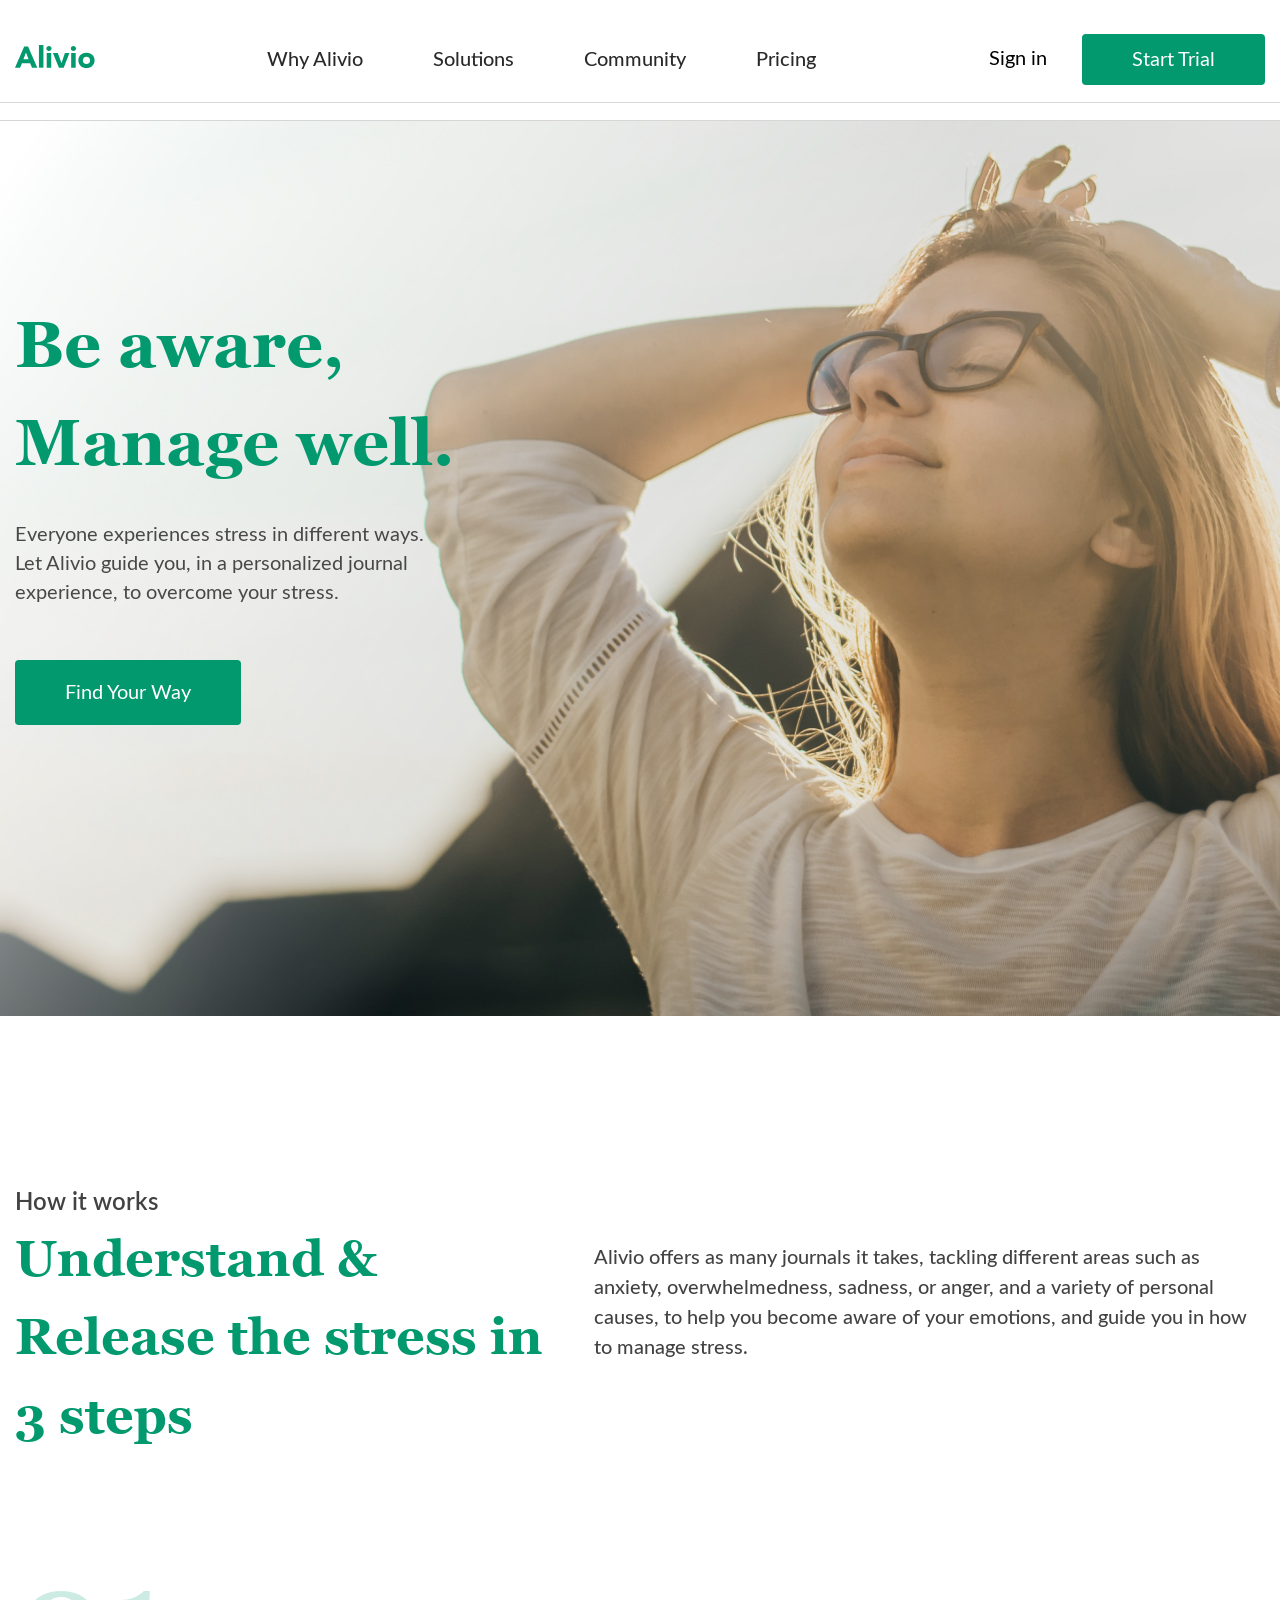
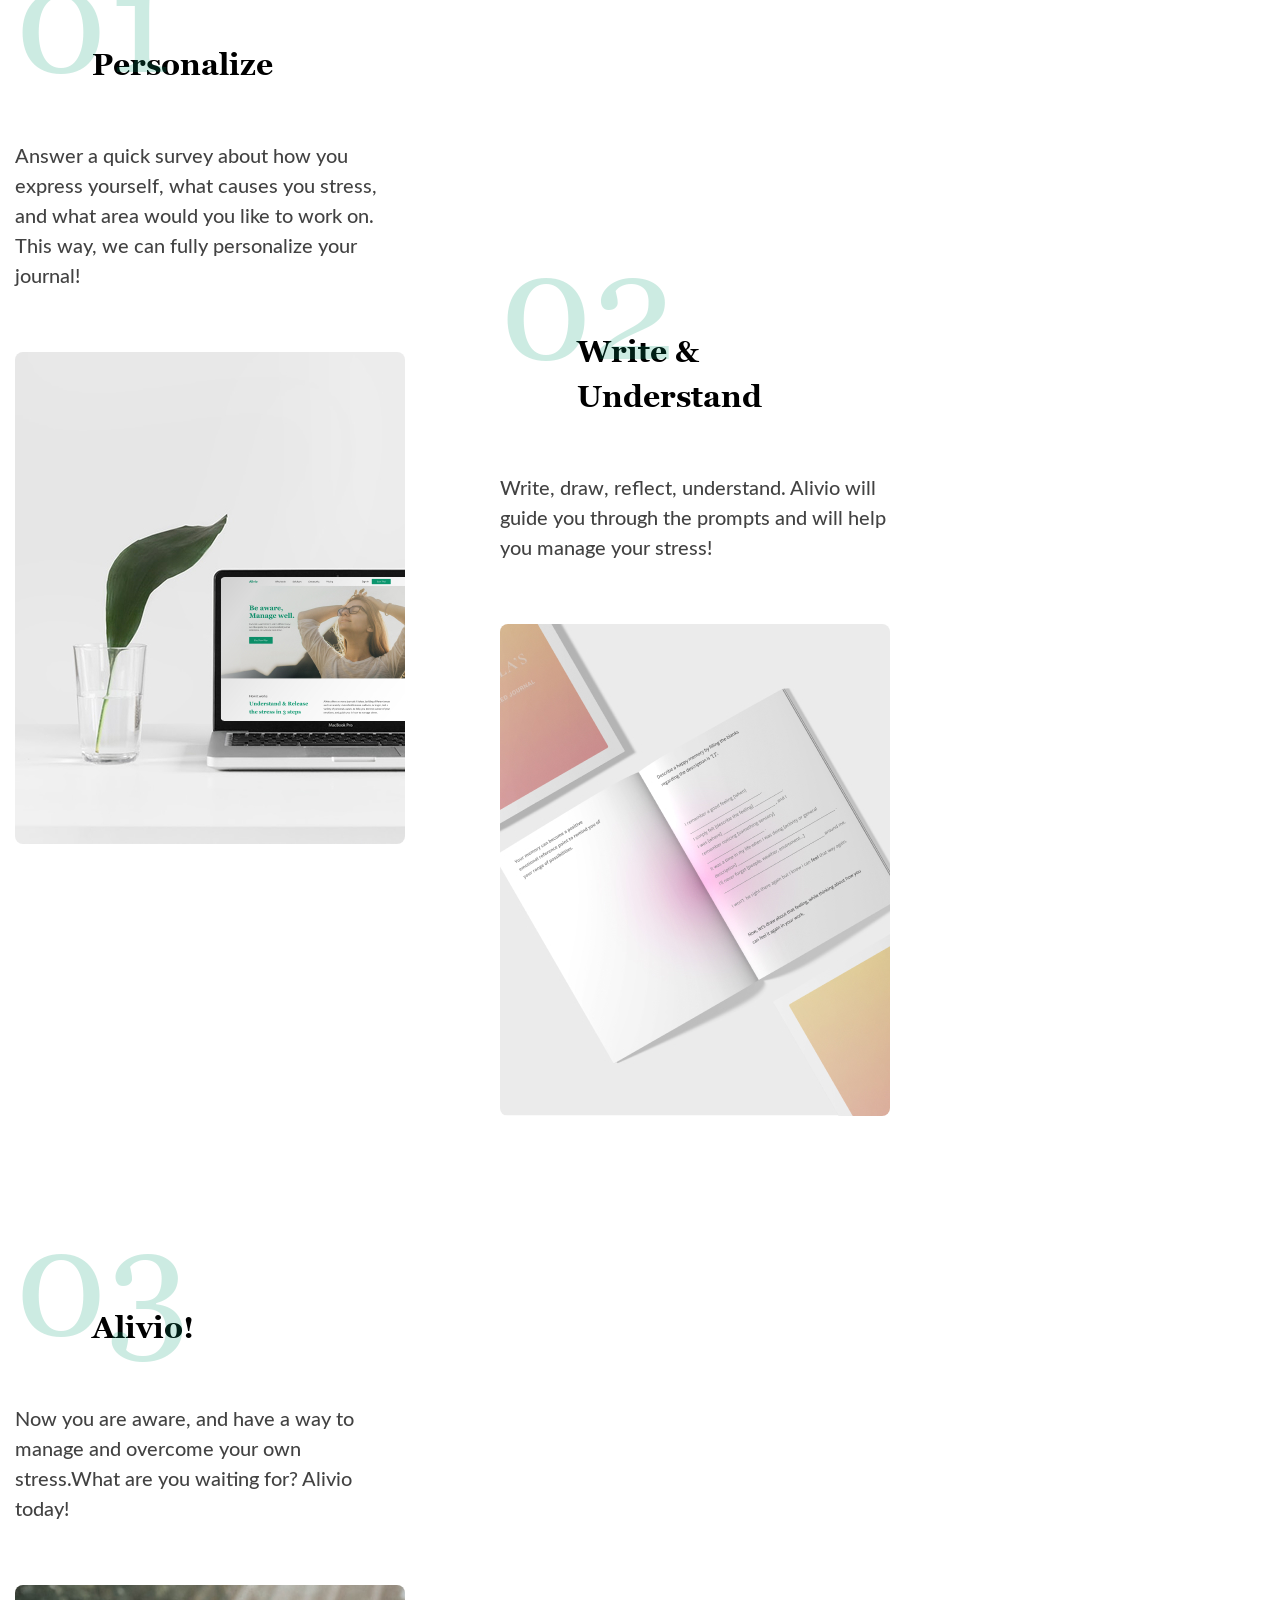
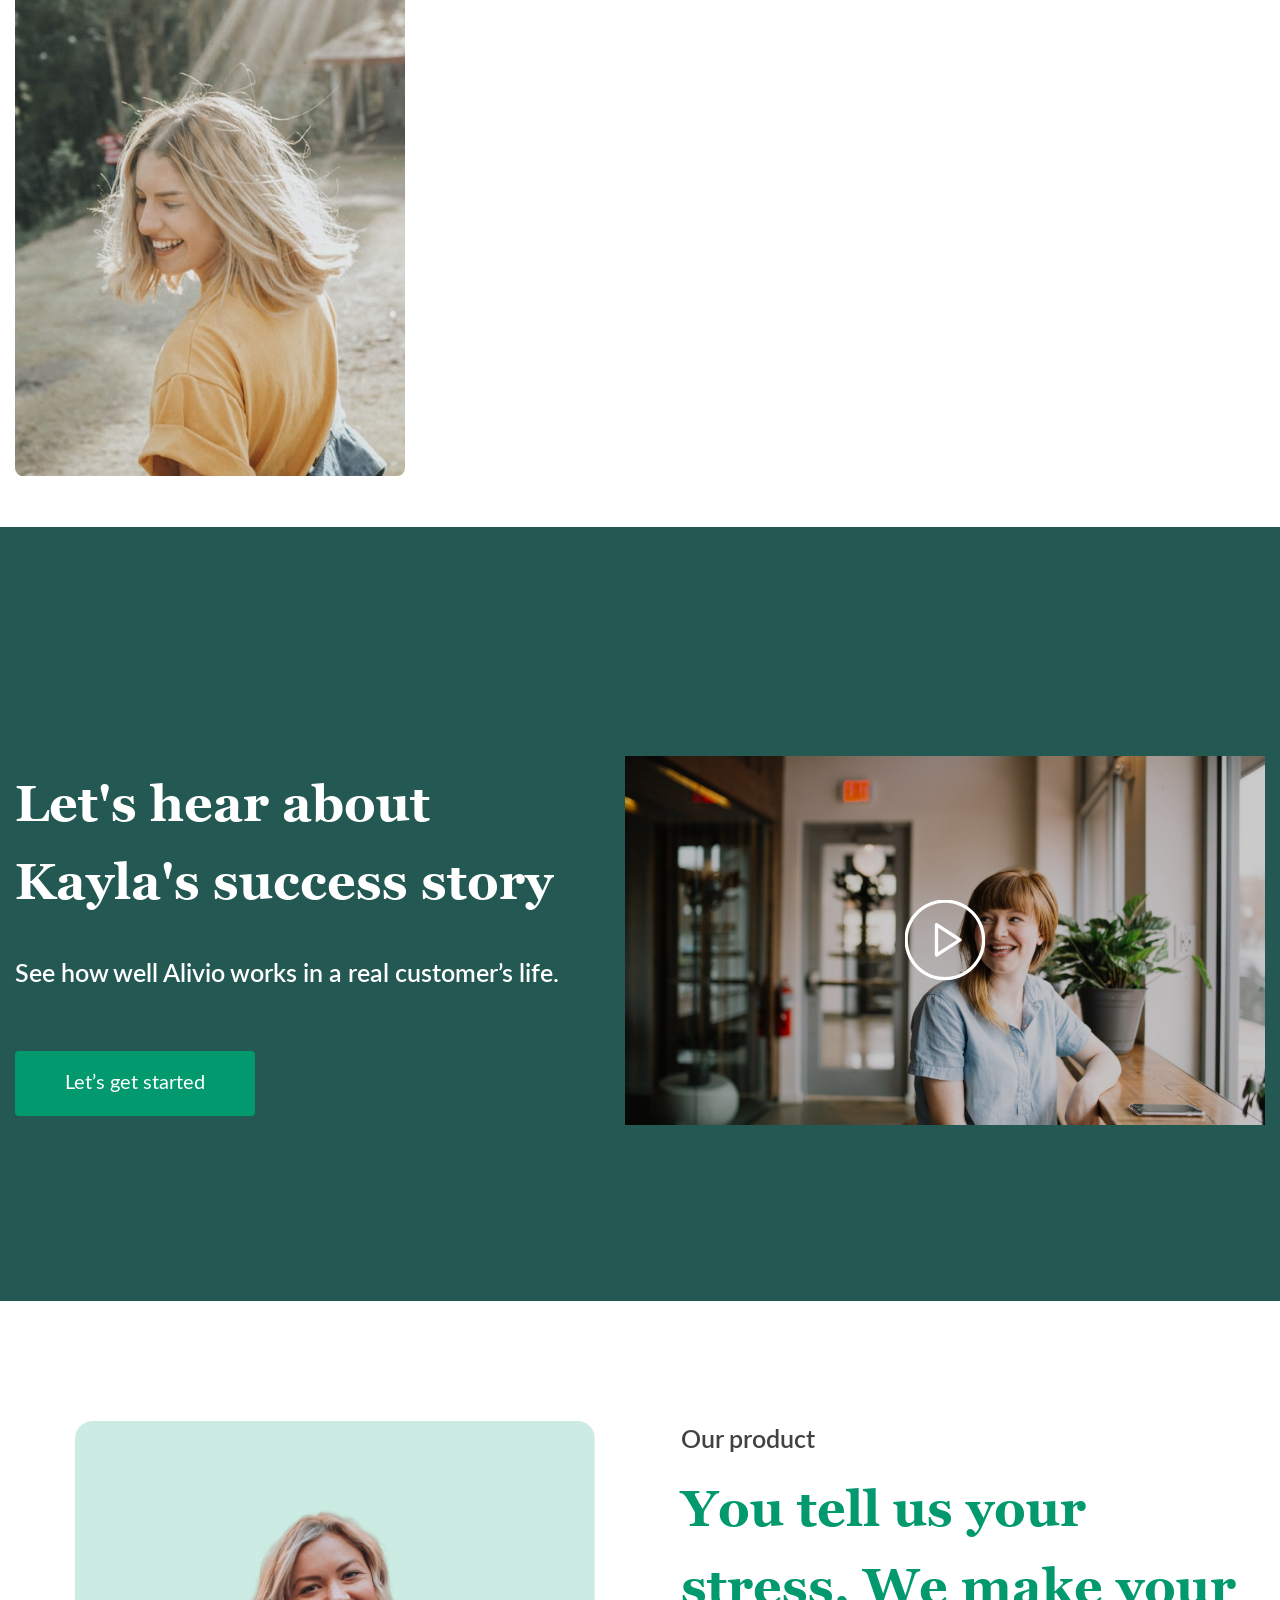
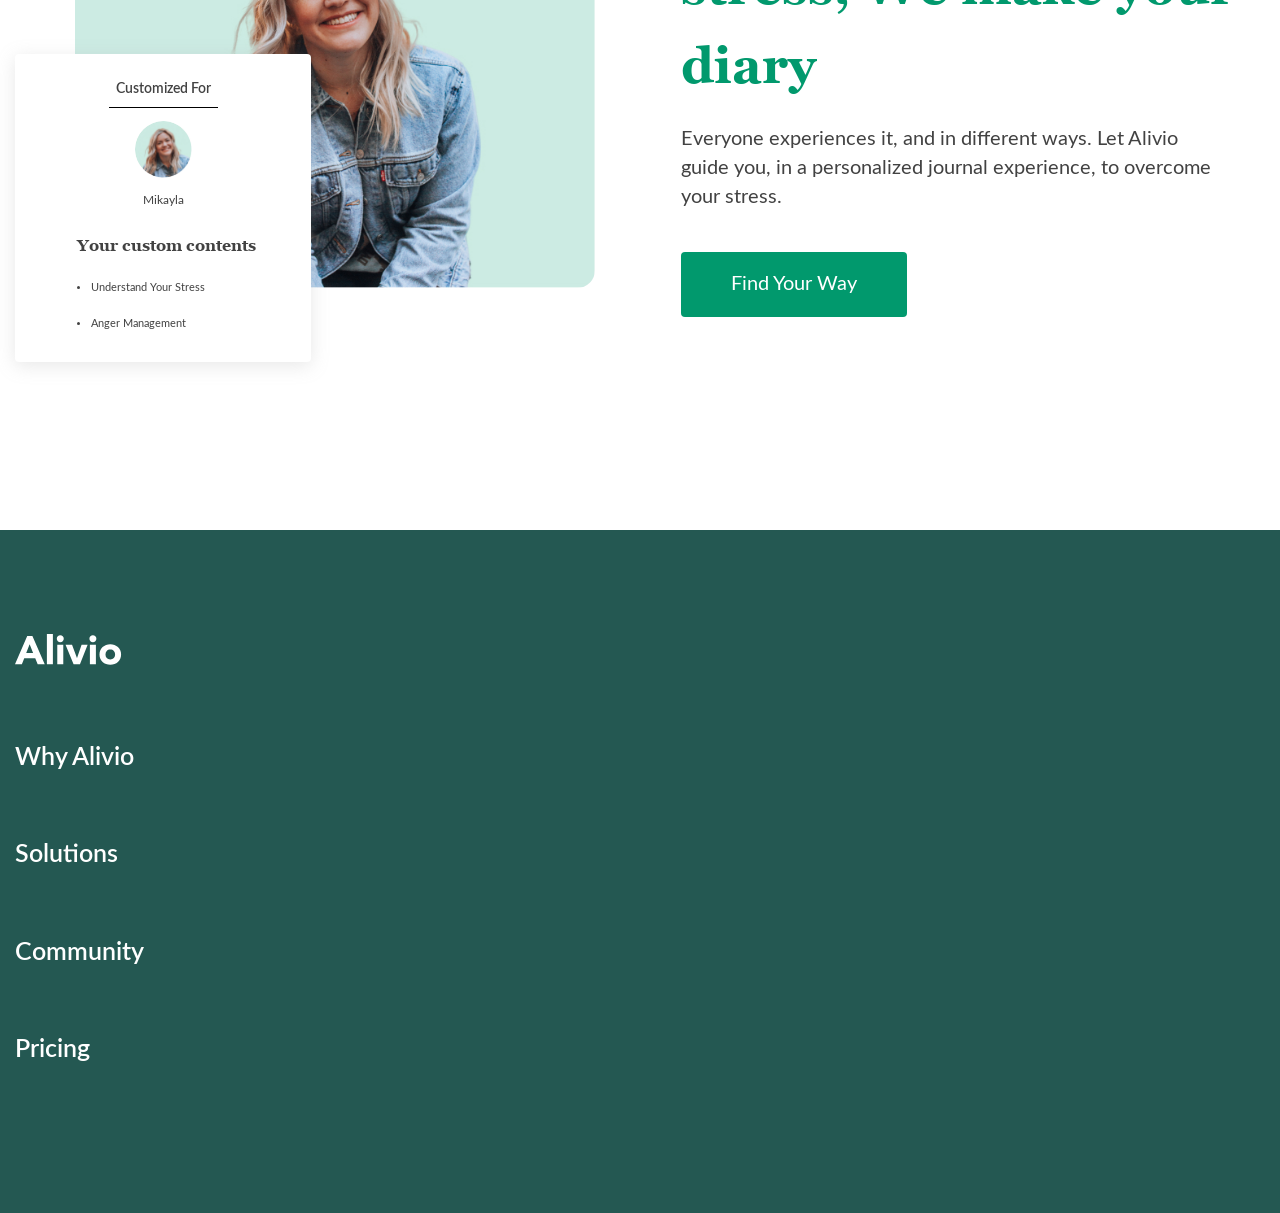
<file: index.html>
<!DOCTYPE html>
<html lang="en">
<head>
    <meta charset="UTF-8">
    <!-- <meta name="viewport" content="width=device-width, initial-scale=1.0"> -->
    <title>Alivio</title>
    <!-- reset -->
    <link rel="stylesheet" href="./css/reset.css">
    <link rel="stylesheet" href="./css/base.css">
    <!-- blocks -->
    <link rel="stylesheet" href="./css/blocks/btn.css">
    <link rel="stylesheet" href="./css/blocks/header/header.css">
    <link rel="stylesheet" href="./css/blocks/header/home.css">
    <link rel="stylesheet" href="./css/blocks/sections/how-it-works.css">
    <link rel="stylesheet" href="./css/blocks/sections/story.css">
    <link rel="stylesheet" href="./css/blocks/sections/product.css">
    <link rel="stylesheet" href="./css/blocks/sections/card.css">
    <link rel="stylesheet" href="./css/blocks/sections/avatar.css">
    <link rel="stylesheet" href="./css/blocks/footer.css">
    <!-- fonts -->
    <link rel="stylesheet" href="./fonts/Georgia/stylesheet.css">
    <link rel="stylesheet" href="./fonts/Lato/stylesheet.css">
</head>
<body>
    
    <header class="header"> 
        <div class="header">
            <div class="container">
                <div class="header-row">
                    <div class="header-logo"><img src="./img/logo/Logo.svg" alt="logo"></div>
                    <nav class="header-nav">
                        <ul>
                            <li><a href="#">Why Alivio</a></li>
                            <li><a href="#">Solutions</a></li>
                            <li><a href="#">Community</a></li>
                            <li><a href="#">Pricing</a></li>
                        </ul>
                    </nav>
                    <div class="header-login">
                        <a class="header-login-link" href="#">Sign in</a>
                        <a href="#" class="btn">Start Trial</a>
                    </div>
                </div>
            </div>
        </div>
    </header>

    <main>
        <section class="home ">
            <div class="container">
                <div class="home-content">
                    <h1 class="home-heading">Be aware, Manage well.</h1>
                    <div class="home-text">
                        <p>Everyone experiences stress in different ways. Let Alivio guide you, in a personalized journal experience, to overcome your stress.</p>
                    </div>   
                    <div class="home-btn">
                        <a href="#" class="btn btn-big">Find Your Way</a>
                    </div>
                </div>
            </div>
            <div class="home-bg-img">
                <img src="./img/home/BG.jpg" alt="Background cover">
            </div>
        </section>

        <section class="how-it-works">
            <div class="container">

                <div class="how-it-works-header">
                    <div class="how-it-works-header-head">
                        <h2 class="how-it-works-title">How it works</h2>
                        <h3 class="how-it-works-subtitle">Understand & Release the stress in 3 steps</h3>
                    </div>
                    <div class="how-it-works-header-content">
                        <p>Alivio offers as many journals it takes, tackling different areas such as anxiety, overwhelmedness, sadness, or anger, and a variety of personal causes, to help you become aware of your emotions, and guide you in how to manage stress.</p>
                    </div>
                </div>


                <div class="how-it-works-steps">
                    <!-- step start 1-->
                    <div class="step">
                        <h4 class="step-heading" data-number="01">Personalize</h4>
                        <div class="step-text">
                            <p>
                                Answer a quick survey about how you express yourself, what causes you stress, and what area would you like to work on. This way, we can fully personalize your journal!
                            </p>
                        </div>
                        <div class="step-img-wrapper">
                            <img class="step-img" src="./img/steps/step-01.jpg" alt="step one">
                        </div>
                    </div>
                    <!-- //step end 1-->
                    <!-- step start 2-->
                    <div class="step">
                        <h4 class="step-heading" data-number="02">Write & Understand</h4>
                        <div class="step-text">
                            <p>
                                Write, draw, reflect, understand. Alivio will guide you through the prompts and will help you manage your stress!
                            </p>
                        </div>
                        <div class="step-img-wrapper">
                            <img class="step-img" src="./img/steps/step-02.jpg" alt="step two">
                        </div>
                    </div>
                    <!-- //step end 2-->
                    <!-- step start 3-->
                    <div class="step">
                        <h4 class="step-heading" data-number="03">Alivio!</h4>
                        <div class="step-text">
                            <p>
                                Now you are aware, and have a way to manage and overcome your own stress.What are you waiting for? Alivio today!
                            </p>
                        </div>
                        <div class="step-img-wrapper">
                            <img class="step-img" src="./img/steps/step-03.jpg" alt="step three">
                        </div>
                    </div>
                    <!-- //step end 3-->
                </div>

            </div>
        </section>

        <section class="story">
            <div class="container container-wide">
                <div class="story-row">

                    <div class="story-content">
                        <h2 class="story-heading">Let's hear about Kayla's success story</h2>
                        <div class="story-text">
                            <p>See how well Alivio works in a real customer’s life.</p>
                        </div>
                        <div class="story-btn">
                            <a href="" class="btn btn-big">Let’s get started</a>
                        </div>
                    </div>

                    <div class="story-video">
                        <div class="story-video-overlay">
                            <button class="story-video-btn">
                                <img src="./img/story/play-white.svg" alt="icon">
                            </button>
                        </div>
                        <img src="./img/story/video-cover.jpg" alt="video" class="story-video-object">
                    </div>
                </div>
            </div>
        </section>

        <section class="product">
            <div class="container">
                <div class="product-row">

                    <div class="product-img-wrapper">
                        <img src="./img/product/ph.jpg" alt="" class="product-img">

                        <div class="product-card">
                            <div class="card">
                                <h3 class="card-title">Customized For</h3>
                                <div class="card-avatar">
                                    <div class="avatar">
                                        <img src="./img/product/Image-round.jpg" alt="avatar" class="avatar-img">
                                        <h4 class="avatar-name">Mikayla</h4>
                                    </div>
                                </div>
                                
                                <div class="card-contents">
                                    <h3 class="card-contents-title">Your custom contents</h3>
                                    <ul>
                                        <li>Understand Your Stress</li>
                                        <li>Anger Management</li>
                                    </ul>
                                </div>
                            </div>
                        </div>
                    </div>
                    <div class="product-content">
                        <h2 class="product-content-title">Our product</h2>
                        <h2 class="product-content-subtitle">You tell us your stress, We make your diary</h2>
                        <div class="product-content-text">
                            <p>Everyone experiences it, and in different ways.
                                Let Alivio guide you, in a personalized journal experience, to overcome your stress.</p>
                        </div>
                        <div class="product-content-btn">
                            <a href="#" class="btn btn-big">Find Your Way</a>
                        </div>

                    </div>
                </div>
            </div>
        </section>
    </main>

    <footer class="footer">
        <div class="container">
            <div class="footer-content">

                <img class="footer-logo" src="./img/logo/Alivio.svg" alt="logo">
                <nav class="footer-nav">
                    <ul>
                        <li><a href="#">Why Alivio</a></li>
                        <li><a href="#">Solutions</a></li>
                        <li><a href="#">Community</a></li>
                        <li><a href="#">Pricing</a></li>
                    </ul>
                </nav>
            </div>
        </div>
    </footer>


<script src="./js/index.js"></script>
</body>
</html>
</file>
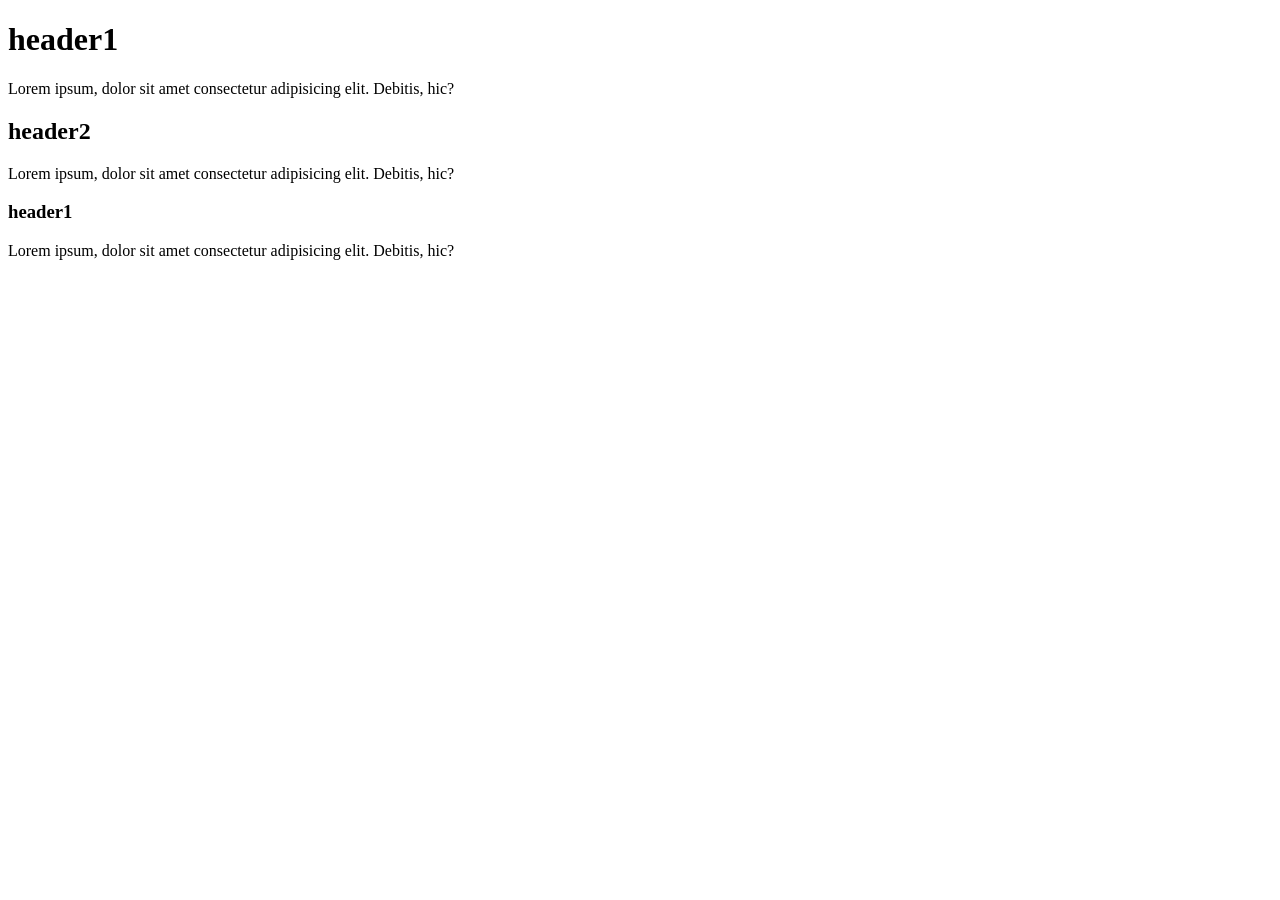
<file: js/index.html>
<!DOCTYPE html>
<html lang="en">
<head>
    <meta charset="UTF-8">
    <meta name="viewport" content="width=device-width, initial-scale=1.0">
    <title>Document</title>
</head>
<body>
    <div class="dom-example">
        <h1>header1</h1>
        <p>Lorem ipsum, dolor sit amet consectetur adipisicing elit. Debitis, hic?</p>
    </div>
    <div class="dom-example">
        <h2>header2</h2>
        <p>Lorem ipsum, dolor sit amet consectetur adipisicing elit. Debitis, hic?</p>
    </div>
    <div class="dom-example">
        <h3>header1</h3>
        <p>Lorem ipsum, dolor sit amet consectetur adipisicing elit. Debitis, hic?</p>
    </div>
    <script src="index.js"></script>
</body>
</html>
</file>
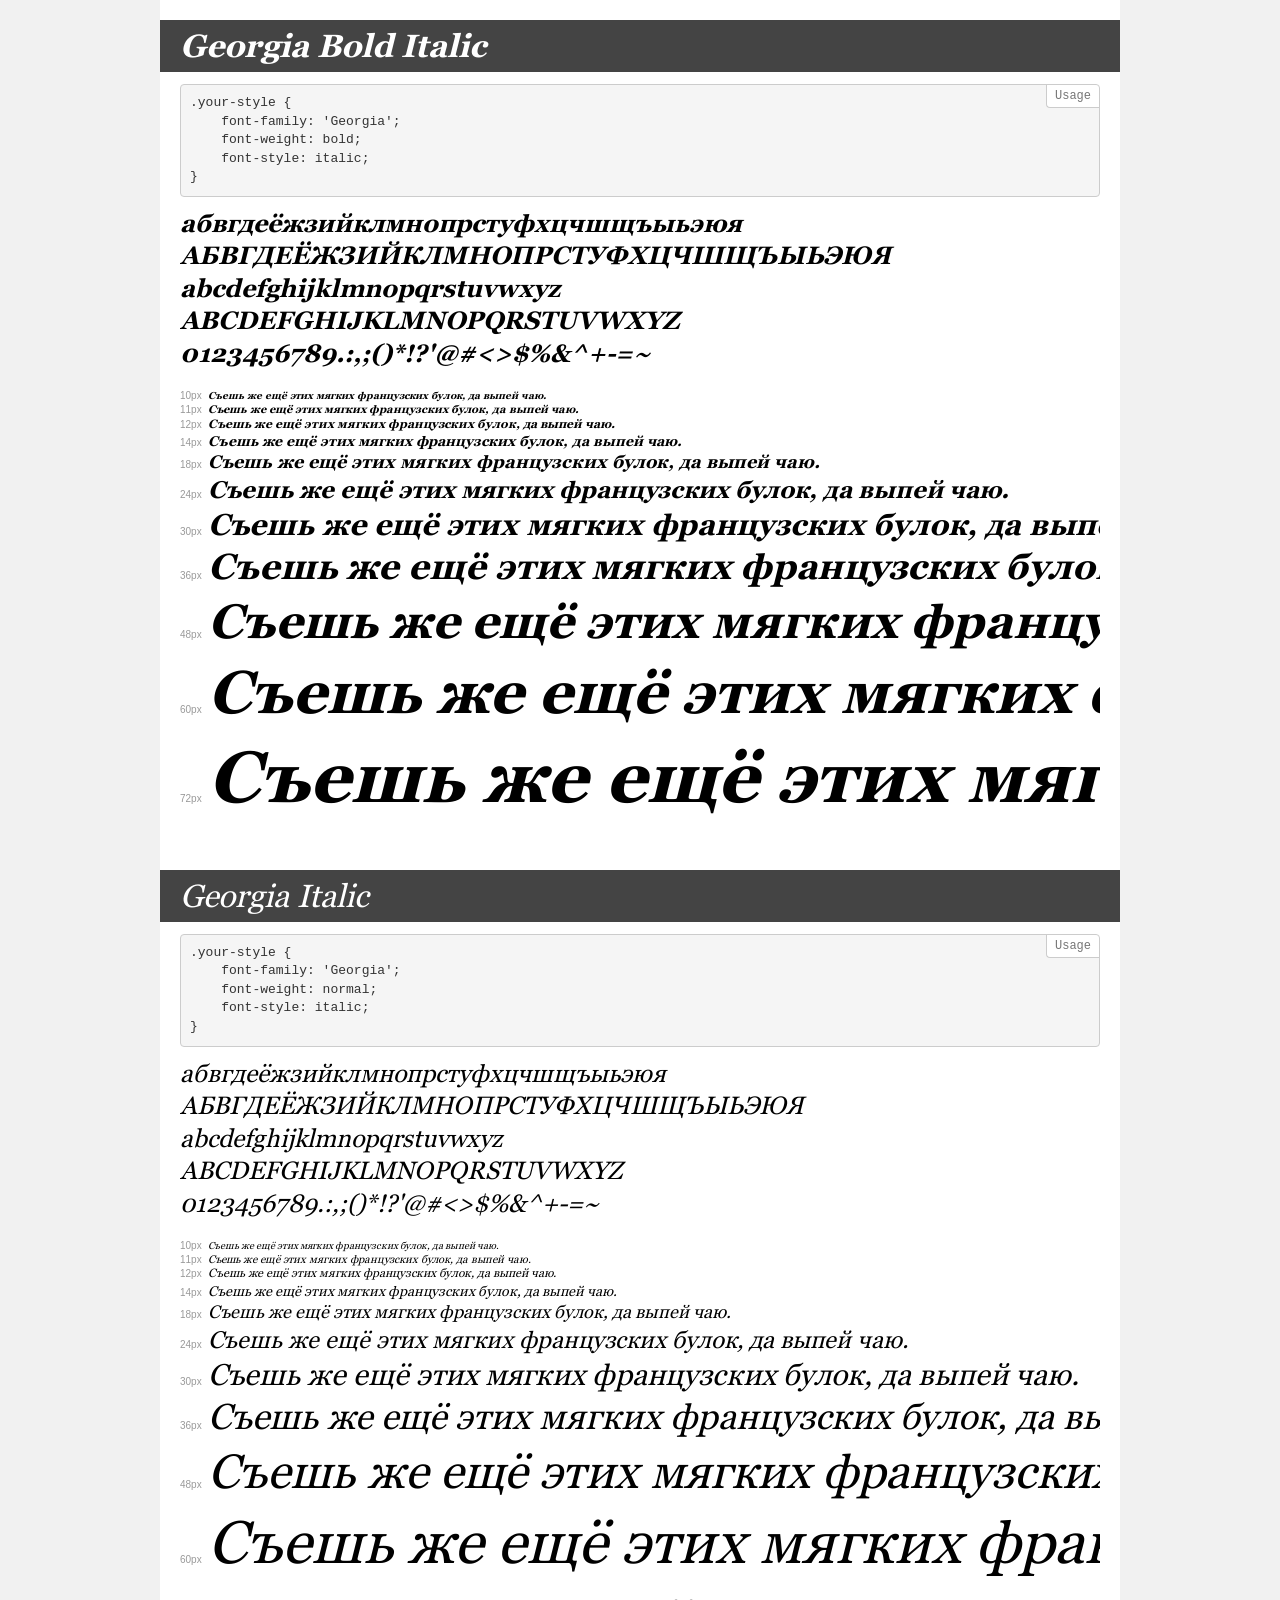
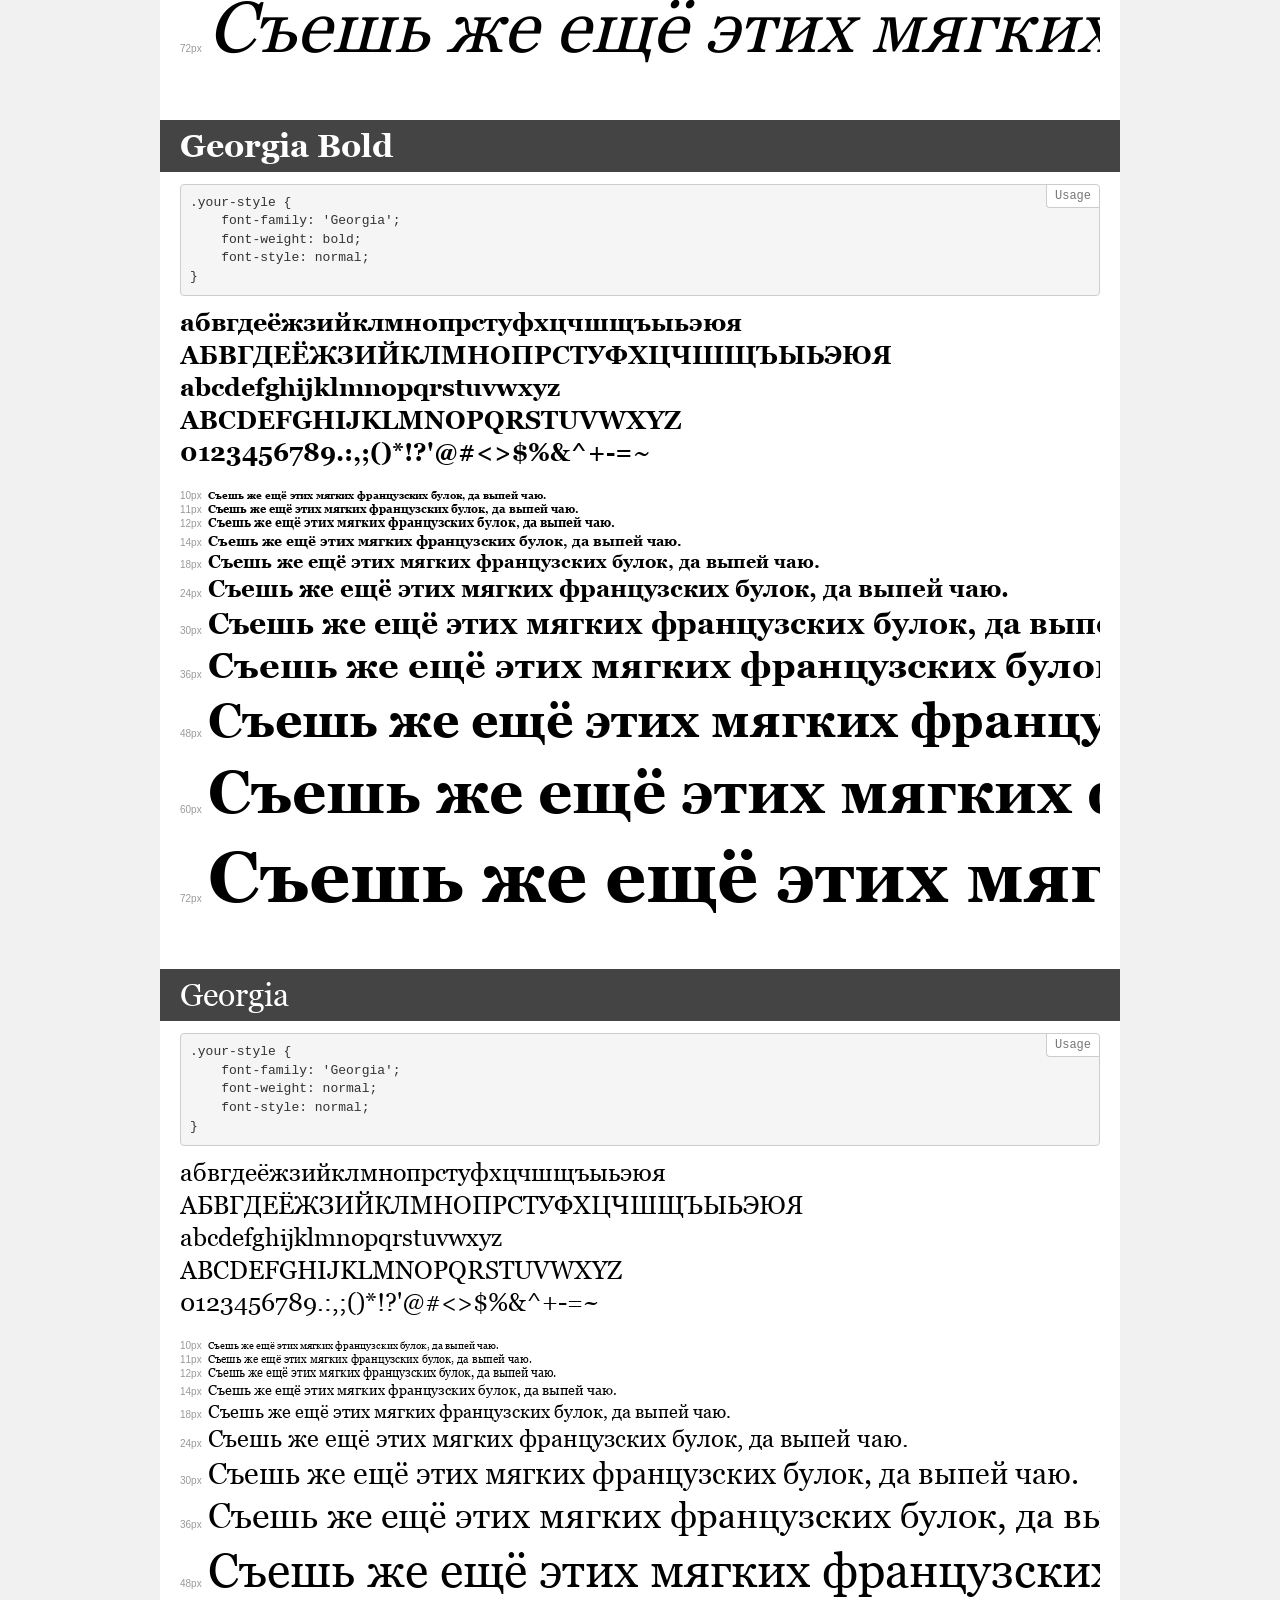
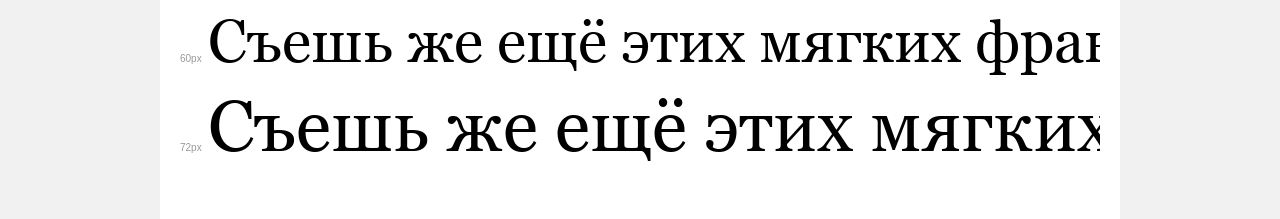
<file: fonts/Georgia/demo.html>
<!DOCTYPE html>
<html>
<head>
	<meta charset="utf-8">
	<meta http-equiv="X-UA-Compatible" content="IE=edge">
	<meta name="viewport" content="width=device-width, initial-scale=1">
	<meta name="robots" content="noindex, noarchive">
	<title>Transfonter demo</title>
	<link href="stylesheet.css" rel="stylesheet">
	<style>
		/*
		http://meyerweb.com/eric/tools/css/reset/
		v2.0 | 20110126
		License: none (public domain)
		*/
		html, body, div, span, applet, object, iframe,
		h1, h2, h3, h4, h5, h6, p, blockquote, pre,
		a, abbr, acronym, address, big, cite, code,
		del, dfn, em, img, ins, kbd, q, s, samp,
		small, strike, strong, sub, sup, tt, var,
		b, u, i, center,
		dl, dt, dd, ol, ul, li,
		fieldset, form, label, legend,
		table, caption, tbody, tfoot, thead, tr, th, td,
		article, aside, canvas, details, embed,
		figure, figcaption, footer, header, hgroup,
		menu, nav, output, ruby, section, summary,
		time, mark, audio, video {
			margin: 0;
			padding: 0;
			border: 0;
			font-size: 100%;
			font: inherit;
			vertical-align: baseline;
		}
		/* HTML5 display-role reset for older browsers */
		article, aside, details, figcaption, figure,
		footer, header, hgroup, menu, nav, section {
			display: block;
		}
		body {
			line-height: 1;
		}
		ol, ul {
			list-style: none;
		}
		blockquote, q {
			quotes: none;
		}
		blockquote:before, blockquote:after,
		q:before, q:after {
			content: '';
			content: none;
		}
		table {
			border-collapse: collapse;
			border-spacing: 0;
		}
		/* common styles */
		body {
			background: #f1f1f1;
			color: #000;
		}
		.page {
			background: #fff;
			width: 920px;
			margin: 0 auto;
			padding: 20px 20px 0 20px;
			overflow: hidden;
		}
		.font-container {
			overflow-x: auto;
			overflow-y: hidden;
			margin-bottom: 40px;
			line-height: 1.3;
			white-space: nowrap;
			padding-bottom: 5px;
		}
		h1 {
			position: relative;
			background: #444;
			font-size: 32px;
			color: #fff;
			padding: 10px 20px;
			margin: 0 -20px 12px -20px;
		}
		.letters {
			font-size: 25px;
			margin-bottom: 20px;
		}
		.s10:before {
			content: '10px';
		}
		.s11:before {
			content: '11px';
		}
		.s12:before {
			content: '12px';
		}
		.s14:before {
			content: '14px';
		}
		.s18:before {
			content: '18px';
		}
		.s24:before {
			content: '24px';
		}
		.s30:before {
			content: '30px';
		}
		.s36:before {
			content: '36px';
		}
		.s48:before {
			content: '48px';
		}
		.s60:before {
			content: '60px';
		}
		.s72:before {
			content: '72px';
		}
		.s10:before, .s11:before, .s12:before, .s14:before,
		.s18:before, .s24:before, .s30:before, .s36:before,
		.s48:before, .s60:before, .s72:before {
			font-family: Arial, sans-serif;
			font-size: 10px;
			font-weight: normal;
			font-style: normal;
			color: #999;
			padding-right: 6px;
		}
		pre {
			display: block;
			position: relative;
			padding: 9px;
			margin: 0 0 10px;
			font-family: Monaco, Menlo, Consolas, "Courier New", monospace !important;
			font-size: 13px;
			line-height: 1.428571429;
			color: #333;
			font-weight: normal !important;
			font-style: normal !important;
			background-color: #f5f5f5;
			border: 1px solid #ccc;
			overflow-x: auto;
			border-radius: 4px;
		}
		pre:after {
			display: block;
			position: absolute;
			right: 0;
			top: 0;
			content: 'Usage';
			line-height: 1;
			padding: 5px 8px;
			font-size: 12px;
			color: #767676;
			background-color: #fff;
			border: 1px solid #ccc;
			border-right: none;
			border-top: none;
			border-radius: 0 4px 0 4px;
			z-index: 10;
		}
		/* responsive */
		@media (max-width: 959px) {
			.page {
				width: auto;
				margin: 0;
			}
		}
	</style>
</head>
<body>
<div class="page">
	<div class="demo" style="font-family: 'Georgia'; font-weight: bold; font-style: italic;">
		<h1>Georgia Bold Italic</h1>
		<pre>.your-style {
    font-family: 'Georgia';
    font-weight: bold;
    font-style: italic;
}</pre>
		<div class="font-container">
			<p class="letters">
				абвгдеёжзийклмнопрстуфхцчшщъыьэюя <br />
				АБВГДЕЁЖЗИЙКЛМНОПРСТУФХЦЧШЩЪЫЬЭЮЯ <br />
				abcdefghijklmnopqrstuvwxyz <br />
				ABCDEFGHIJKLMNOPQRSTUVWXYZ <br />				0123456789.:,;()*!?'@#<>$%&^+-=~
			</p>
			<p class="s10" style="font-size: 10px;">Съешь же ещё этих мягких французских булок, да выпей чаю.</p>
			<p class="s11" style="font-size: 11px;">Съешь же ещё этих мягких французских булок, да выпей чаю.</p>
			<p class="s12" style="font-size: 12px;">Съешь же ещё этих мягких французских булок, да выпей чаю.</p>
			<p class="s14" style="font-size: 14px;">Съешь же ещё этих мягких французских булок, да выпей чаю.</p>
			<p class="s18" style="font-size: 18px;">Съешь же ещё этих мягких французских булок, да выпей чаю.</p>
			<p class="s24" style="font-size: 24px;">Съешь же ещё этих мягких французских булок, да выпей чаю.</p>
			<p class="s30" style="font-size: 30px;">Съешь же ещё этих мягких французских булок, да выпей чаю.</p>
			<p class="s36" style="font-size: 36px;">Съешь же ещё этих мягких французских булок, да выпей чаю.</p>
			<p class="s48" style="font-size: 48px;">Съешь же ещё этих мягких французских булок, да выпей чаю.</p>
			<p class="s60" style="font-size: 60px;">Съешь же ещё этих мягких французских булок, да выпей чаю.</p>
			<p class="s72" style="font-size: 72px;">Съешь же ещё этих мягких французских булок, да выпей чаю.</p>
		</div>
	</div>
	<div class="demo" style="font-family: 'Georgia'; font-weight: normal; font-style: italic;">
		<h1>Georgia Italic</h1>
		<pre>.your-style {
    font-family: 'Georgia';
    font-weight: normal;
    font-style: italic;
}</pre>
		<div class="font-container">
			<p class="letters">
				абвгдеёжзийклмнопрстуфхцчшщъыьэюя <br />
				АБВГДЕЁЖЗИЙКЛМНОПРСТУФХЦЧШЩЪЫЬЭЮЯ <br />
				abcdefghijklmnopqrstuvwxyz <br />
				ABCDEFGHIJKLMNOPQRSTUVWXYZ <br />				0123456789.:,;()*!?'@#<>$%&^+-=~
			</p>
			<p class="s10" style="font-size: 10px;">Съешь же ещё этих мягких французских булок, да выпей чаю.</p>
			<p class="s11" style="font-size: 11px;">Съешь же ещё этих мягких французских булок, да выпей чаю.</p>
			<p class="s12" style="font-size: 12px;">Съешь же ещё этих мягких французских булок, да выпей чаю.</p>
			<p class="s14" style="font-size: 14px;">Съешь же ещё этих мягких французских булок, да выпей чаю.</p>
			<p class="s18" style="font-size: 18px;">Съешь же ещё этих мягких французских булок, да выпей чаю.</p>
			<p class="s24" style="font-size: 24px;">Съешь же ещё этих мягких французских булок, да выпей чаю.</p>
			<p class="s30" style="font-size: 30px;">Съешь же ещё этих мягких французских булок, да выпей чаю.</p>
			<p class="s36" style="font-size: 36px;">Съешь же ещё этих мягких французских булок, да выпей чаю.</p>
			<p class="s48" style="font-size: 48px;">Съешь же ещё этих мягких французских булок, да выпей чаю.</p>
			<p class="s60" style="font-size: 60px;">Съешь же ещё этих мягких французских булок, да выпей чаю.</p>
			<p class="s72" style="font-size: 72px;">Съешь же ещё этих мягких французских булок, да выпей чаю.</p>
		</div>
	</div>
	<div class="demo" style="font-family: 'Georgia'; font-weight: bold; font-style: normal;">
		<h1>Georgia Bold</h1>
		<pre>.your-style {
    font-family: 'Georgia';
    font-weight: bold;
    font-style: normal;
}</pre>
		<div class="font-container">
			<p class="letters">
				абвгдеёжзийклмнопрстуфхцчшщъыьэюя <br />
				АБВГДЕЁЖЗИЙКЛМНОПРСТУФХЦЧШЩЪЫЬЭЮЯ <br />
				abcdefghijklmnopqrstuvwxyz <br />
				ABCDEFGHIJKLMNOPQRSTUVWXYZ <br />				0123456789.:,;()*!?'@#<>$%&^+-=~
			</p>
			<p class="s10" style="font-size: 10px;">Съешь же ещё этих мягких французских булок, да выпей чаю.</p>
			<p class="s11" style="font-size: 11px;">Съешь же ещё этих мягких французских булок, да выпей чаю.</p>
			<p class="s12" style="font-size: 12px;">Съешь же ещё этих мягких французских булок, да выпей чаю.</p>
			<p class="s14" style="font-size: 14px;">Съешь же ещё этих мягких французских булок, да выпей чаю.</p>
			<p class="s18" style="font-size: 18px;">Съешь же ещё этих мягких французских булок, да выпей чаю.</p>
			<p class="s24" style="font-size: 24px;">Съешь же ещё этих мягких французских булок, да выпей чаю.</p>
			<p class="s30" style="font-size: 30px;">Съешь же ещё этих мягких французских булок, да выпей чаю.</p>
			<p class="s36" style="font-size: 36px;">Съешь же ещё этих мягких французских булок, да выпей чаю.</p>
			<p class="s48" style="font-size: 48px;">Съешь же ещё этих мягких французских булок, да выпей чаю.</p>
			<p class="s60" style="font-size: 60px;">Съешь же ещё этих мягких французских булок, да выпей чаю.</p>
			<p class="s72" style="font-size: 72px;">Съешь же ещё этих мягких французских булок, да выпей чаю.</p>
		</div>
	</div>
	<div class="demo" style="font-family: 'Georgia'; font-weight: normal; font-style: normal;">
		<h1>Georgia</h1>
		<pre>.your-style {
    font-family: 'Georgia';
    font-weight: normal;
    font-style: normal;
}</pre>
		<div class="font-container">
			<p class="letters">
				абвгдеёжзийклмнопрстуфхцчшщъыьэюя <br />
				АБВГДЕЁЖЗИЙКЛМНОПРСТУФХЦЧШЩЪЫЬЭЮЯ <br />
				abcdefghijklmnopqrstuvwxyz <br />
				ABCDEFGHIJKLMNOPQRSTUVWXYZ <br />				0123456789.:,;()*!?'@#<>$%&^+-=~
			</p>
			<p class="s10" style="font-size: 10px;">Съешь же ещё этих мягких французских булок, да выпей чаю.</p>
			<p class="s11" style="font-size: 11px;">Съешь же ещё этих мягких французских булок, да выпей чаю.</p>
			<p class="s12" style="font-size: 12px;">Съешь же ещё этих мягких французских булок, да выпей чаю.</p>
			<p class="s14" style="font-size: 14px;">Съешь же ещё этих мягких французских булок, да выпей чаю.</p>
			<p class="s18" style="font-size: 18px;">Съешь же ещё этих мягких французских булок, да выпей чаю.</p>
			<p class="s24" style="font-size: 24px;">Съешь же ещё этих мягких французских булок, да выпей чаю.</p>
			<p class="s30" style="font-size: 30px;">Съешь же ещё этих мягких французских булок, да выпей чаю.</p>
			<p class="s36" style="font-size: 36px;">Съешь же ещё этих мягких французских булок, да выпей чаю.</p>
			<p class="s48" style="font-size: 48px;">Съешь же ещё этих мягких французских булок, да выпей чаю.</p>
			<p class="s60" style="font-size: 60px;">Съешь же ещё этих мягких французских булок, да выпей чаю.</p>
			<p class="s72" style="font-size: 72px;">Съешь же ещё этих мягких французских булок, да выпей чаю.</p>
		</div>
	</div>
</div>
</body>
</html>
</file>
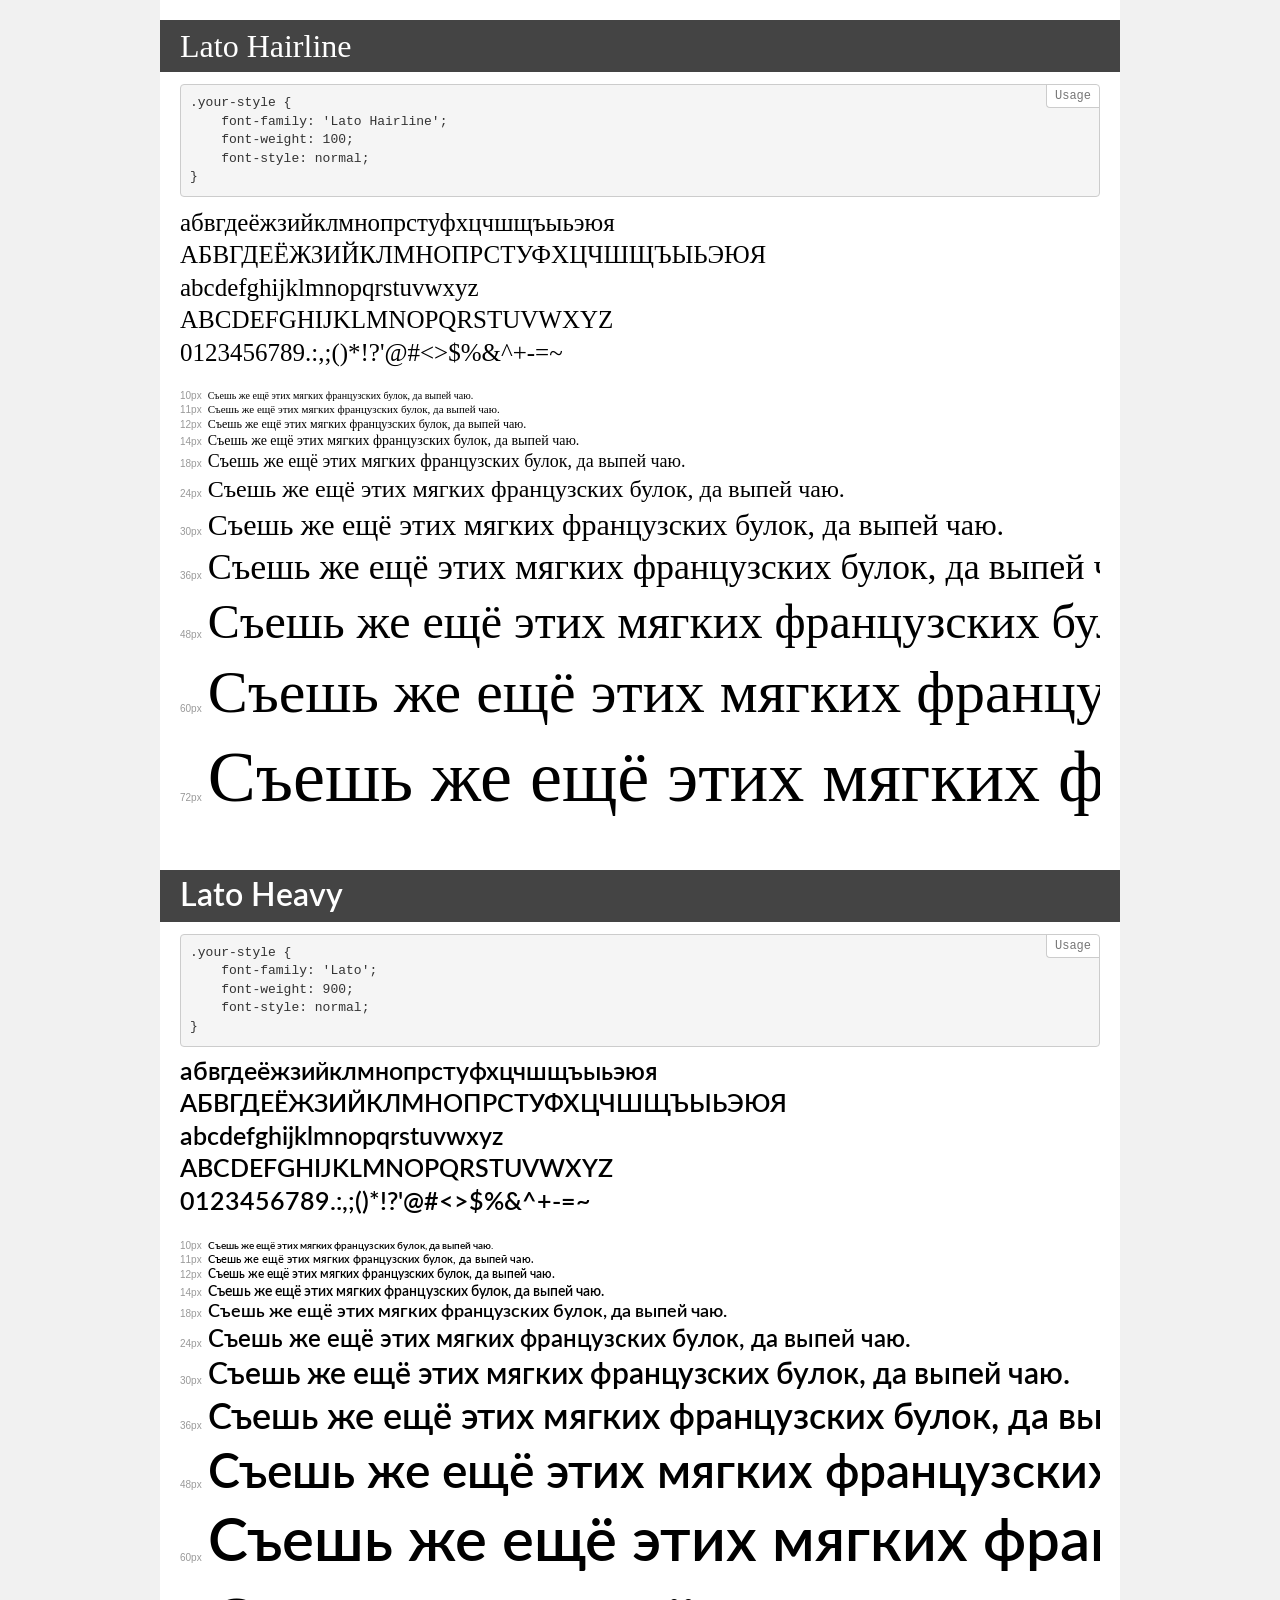
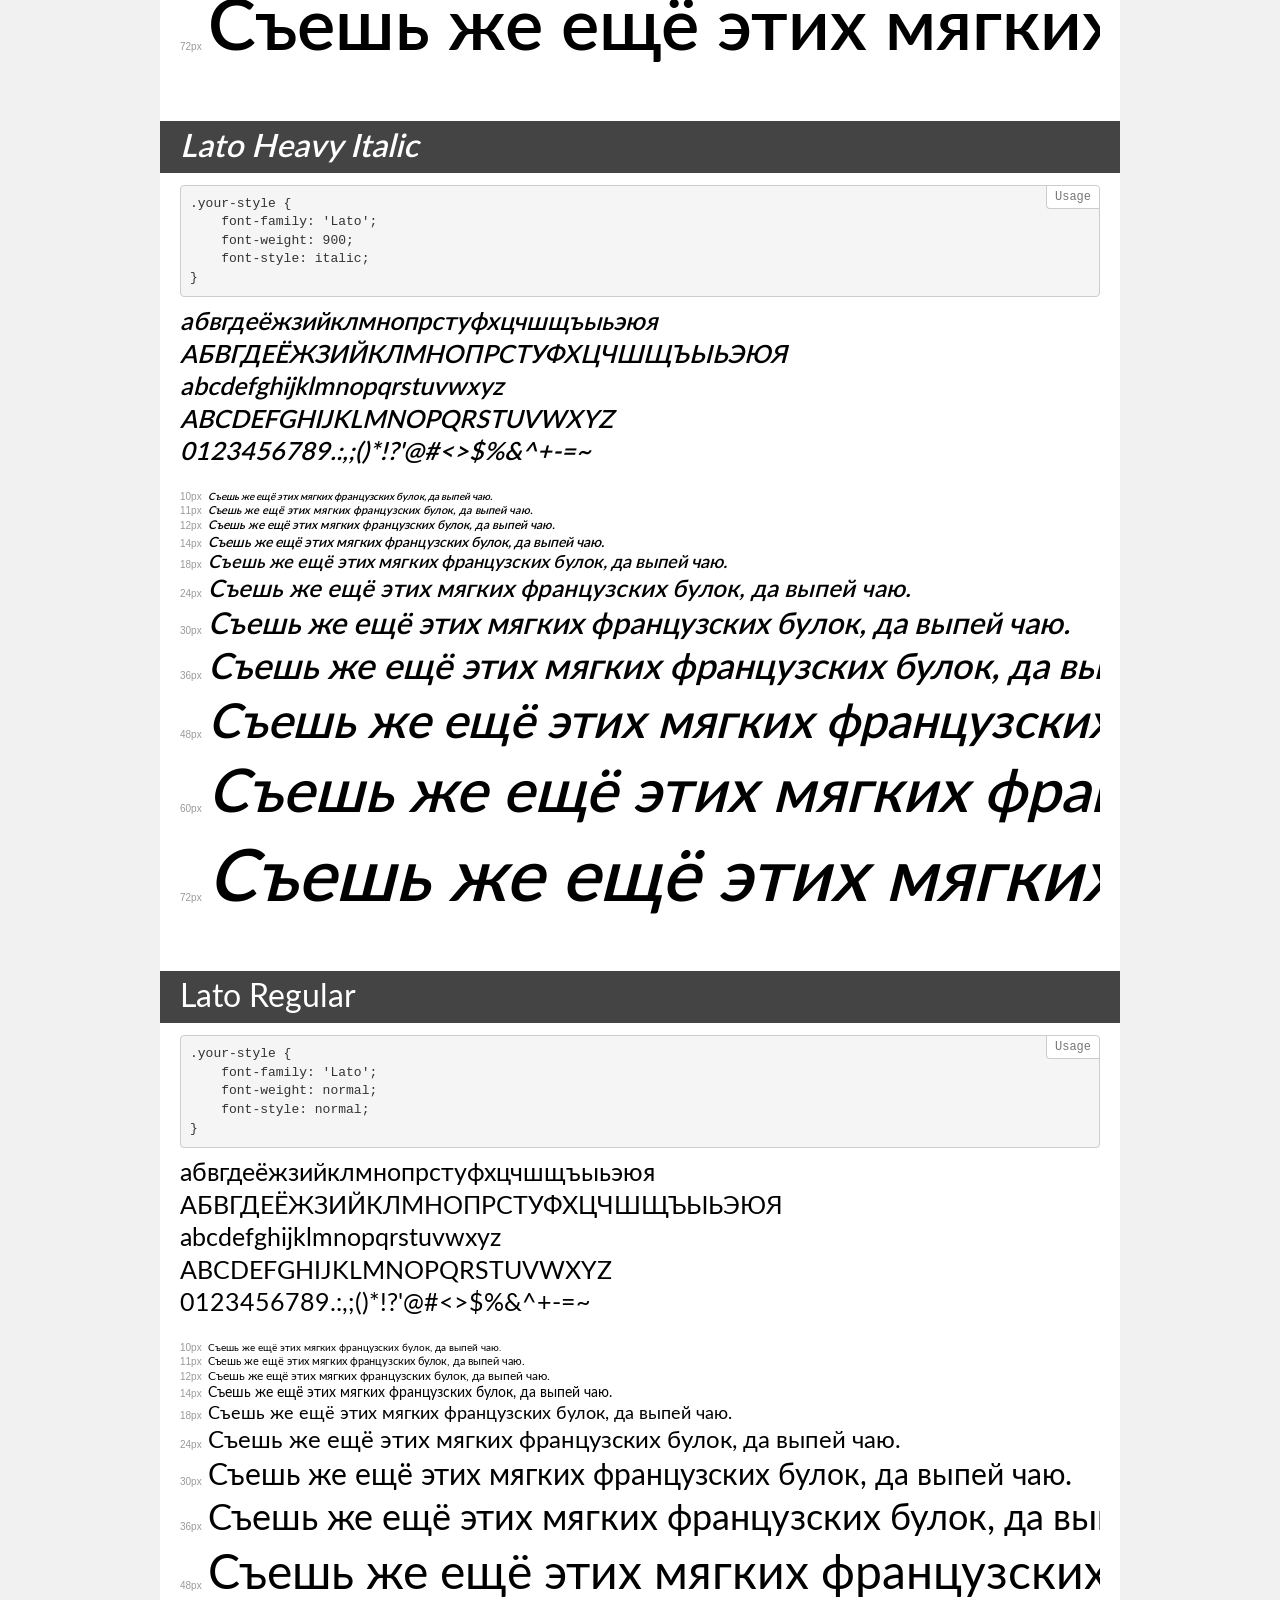
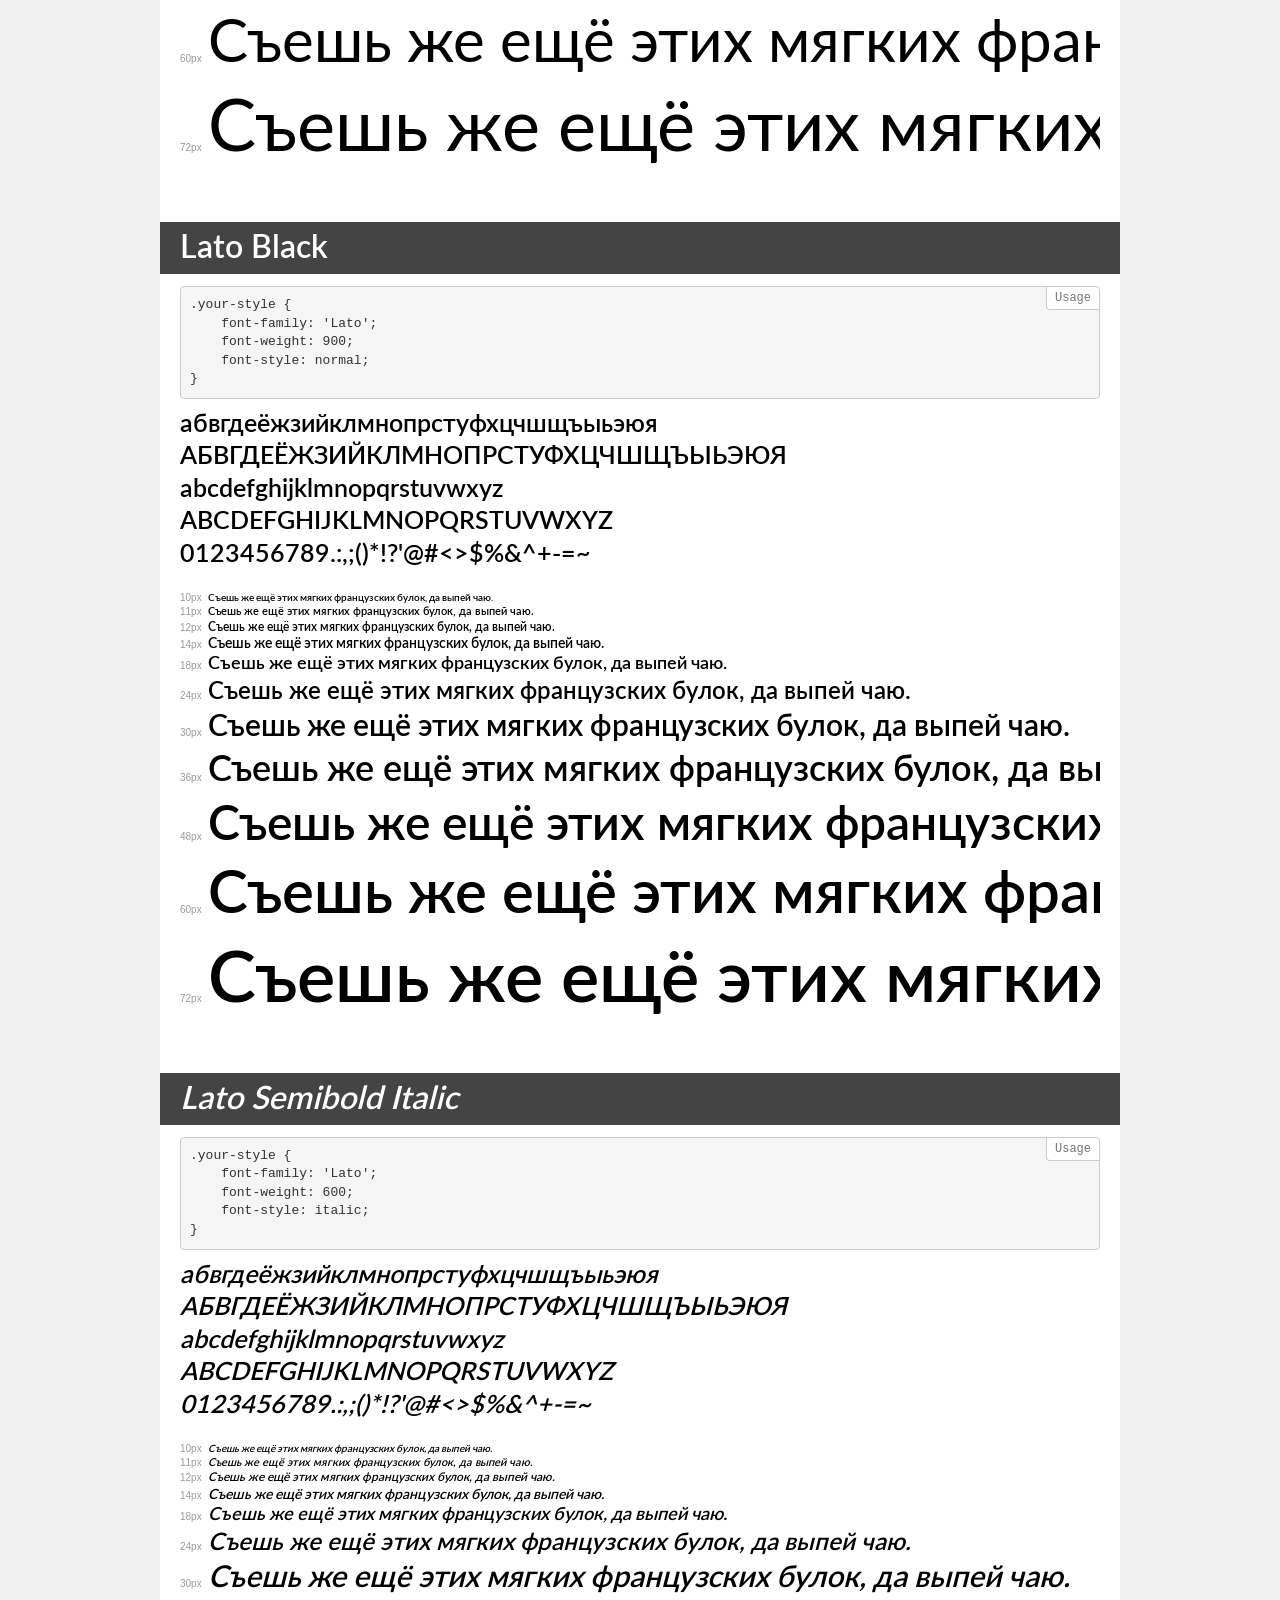
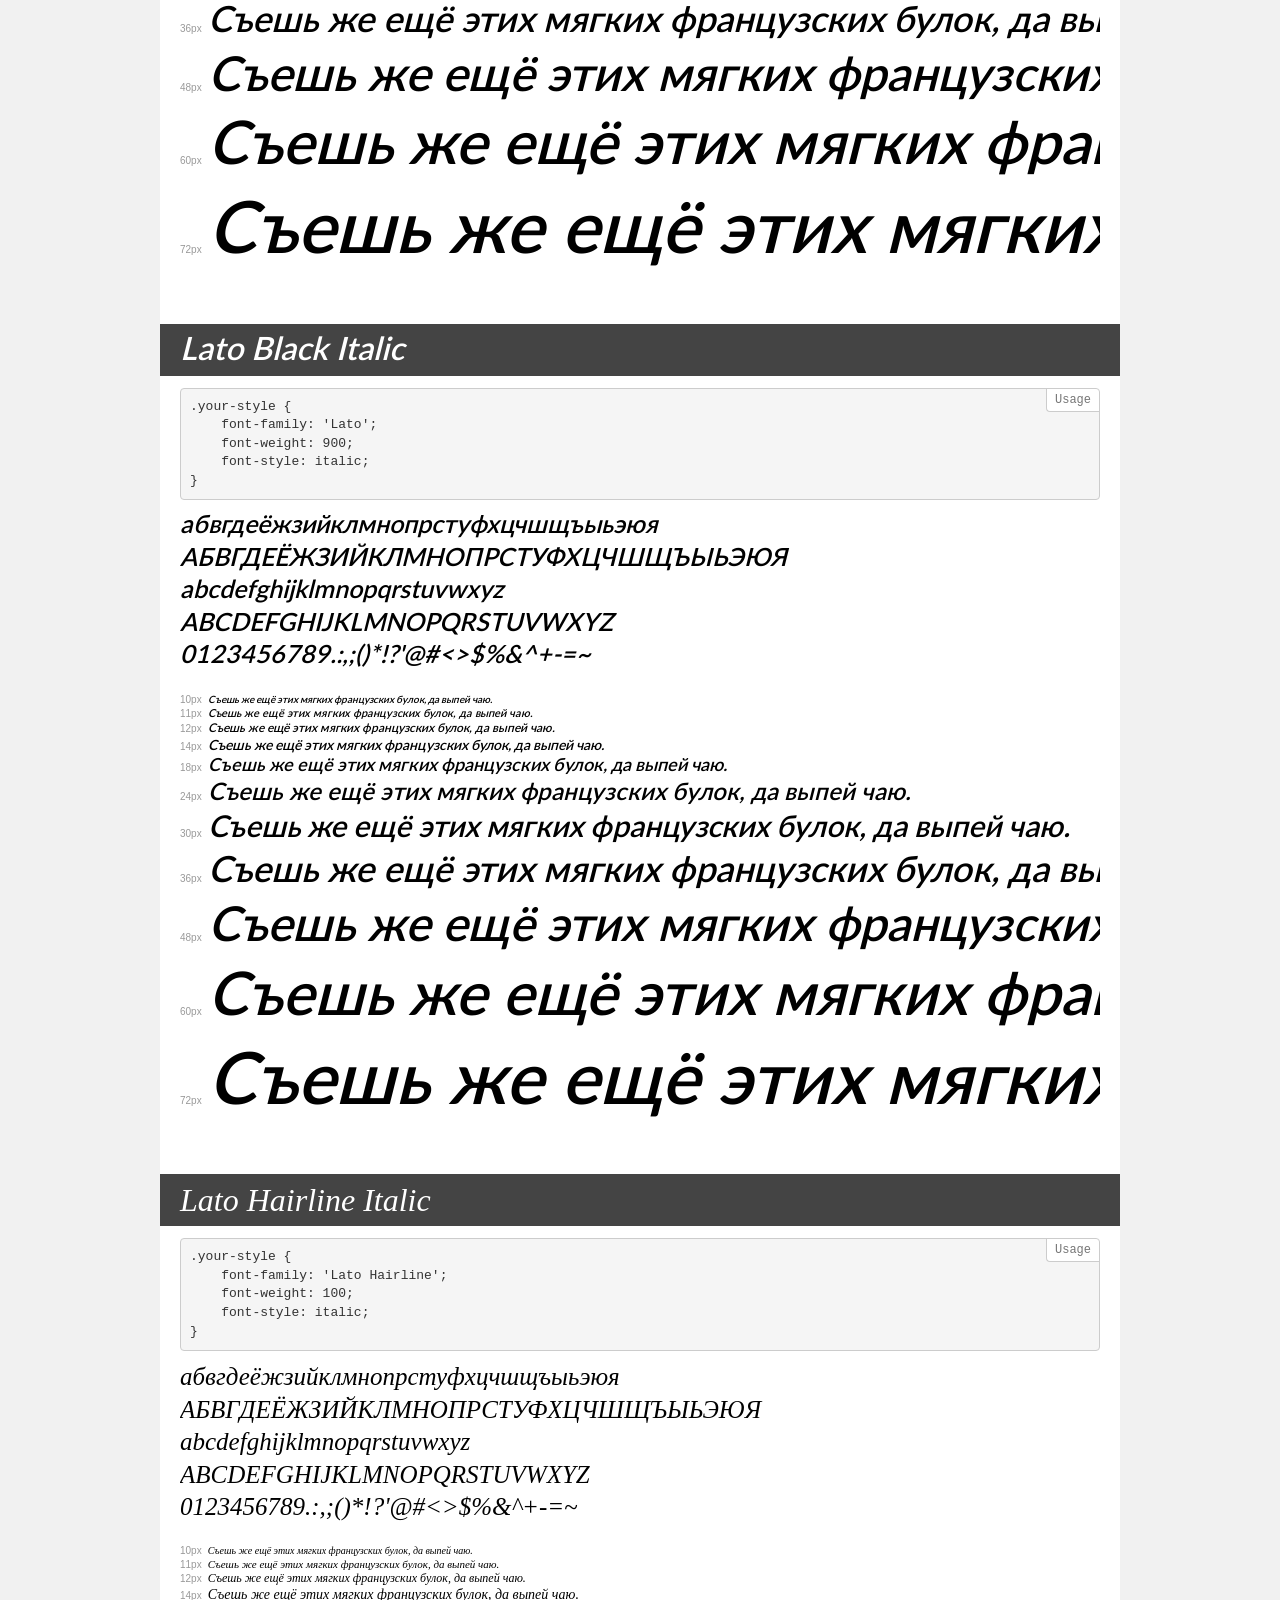
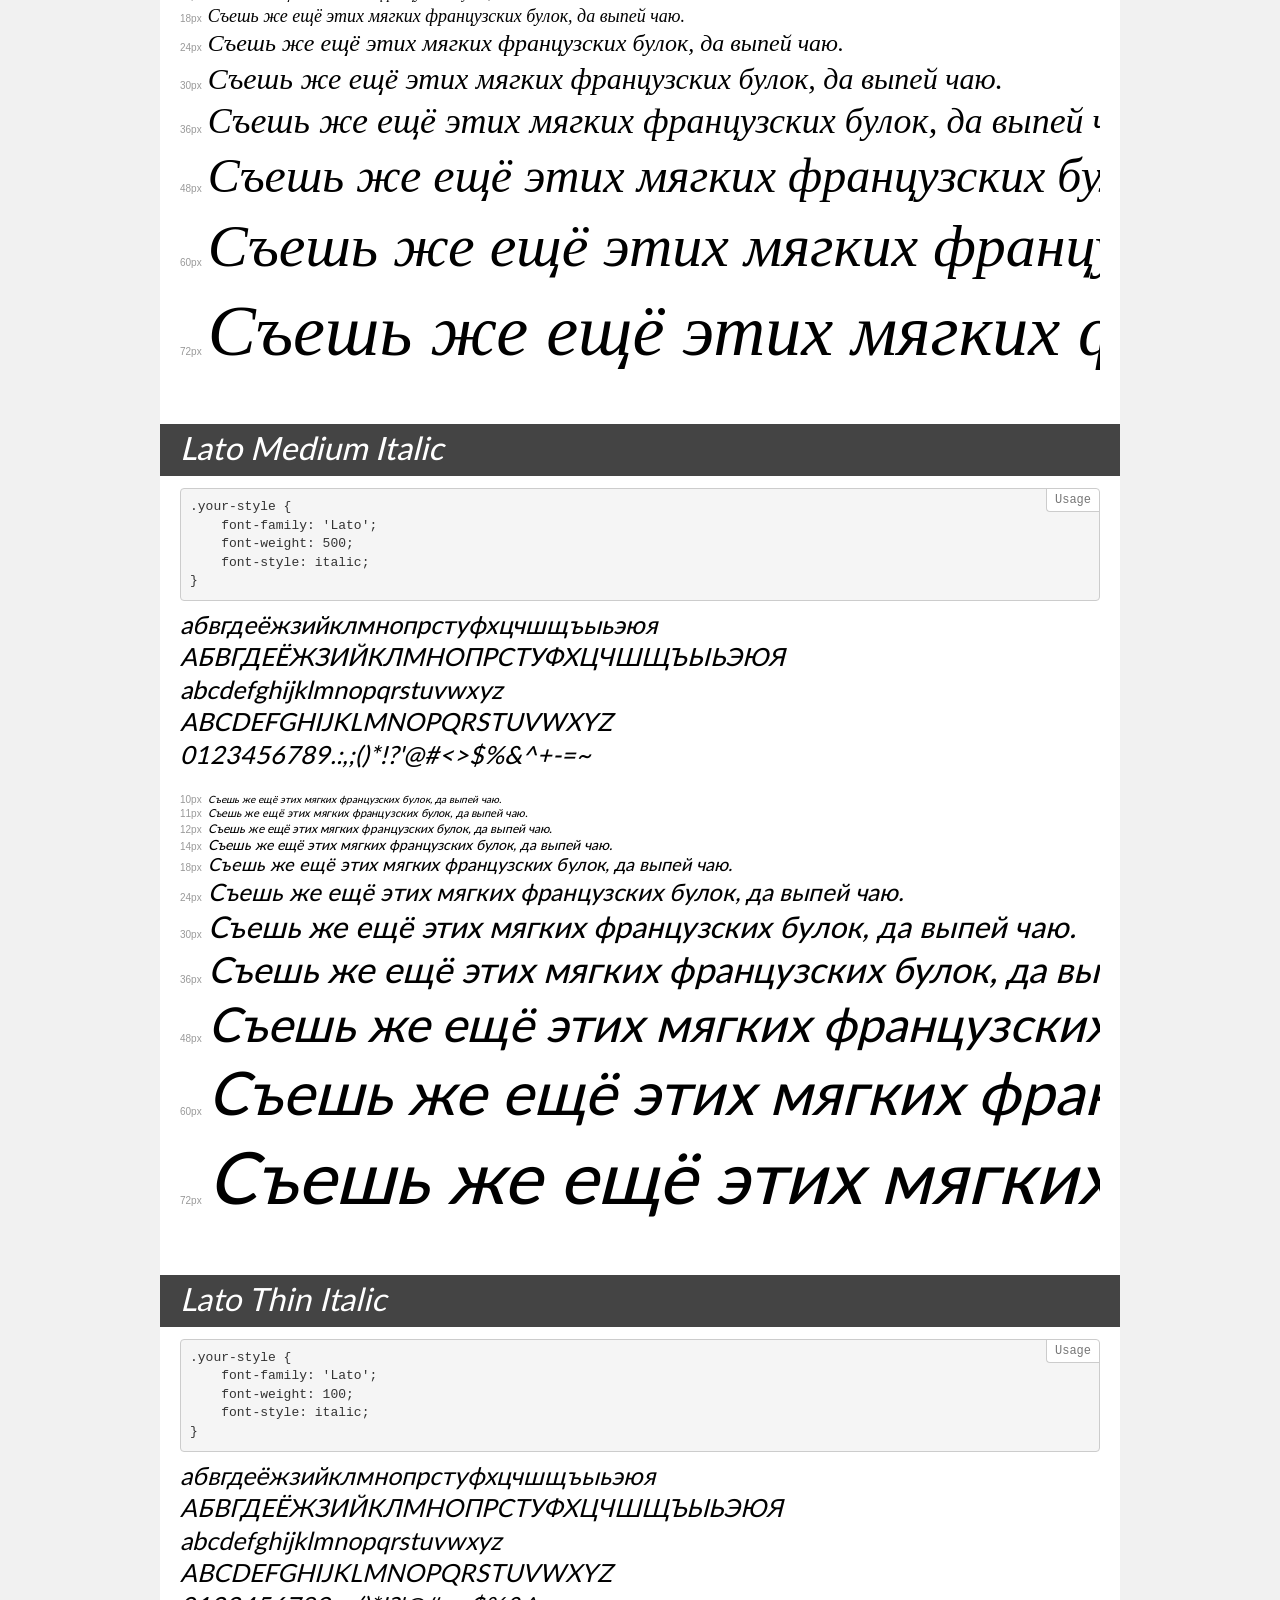
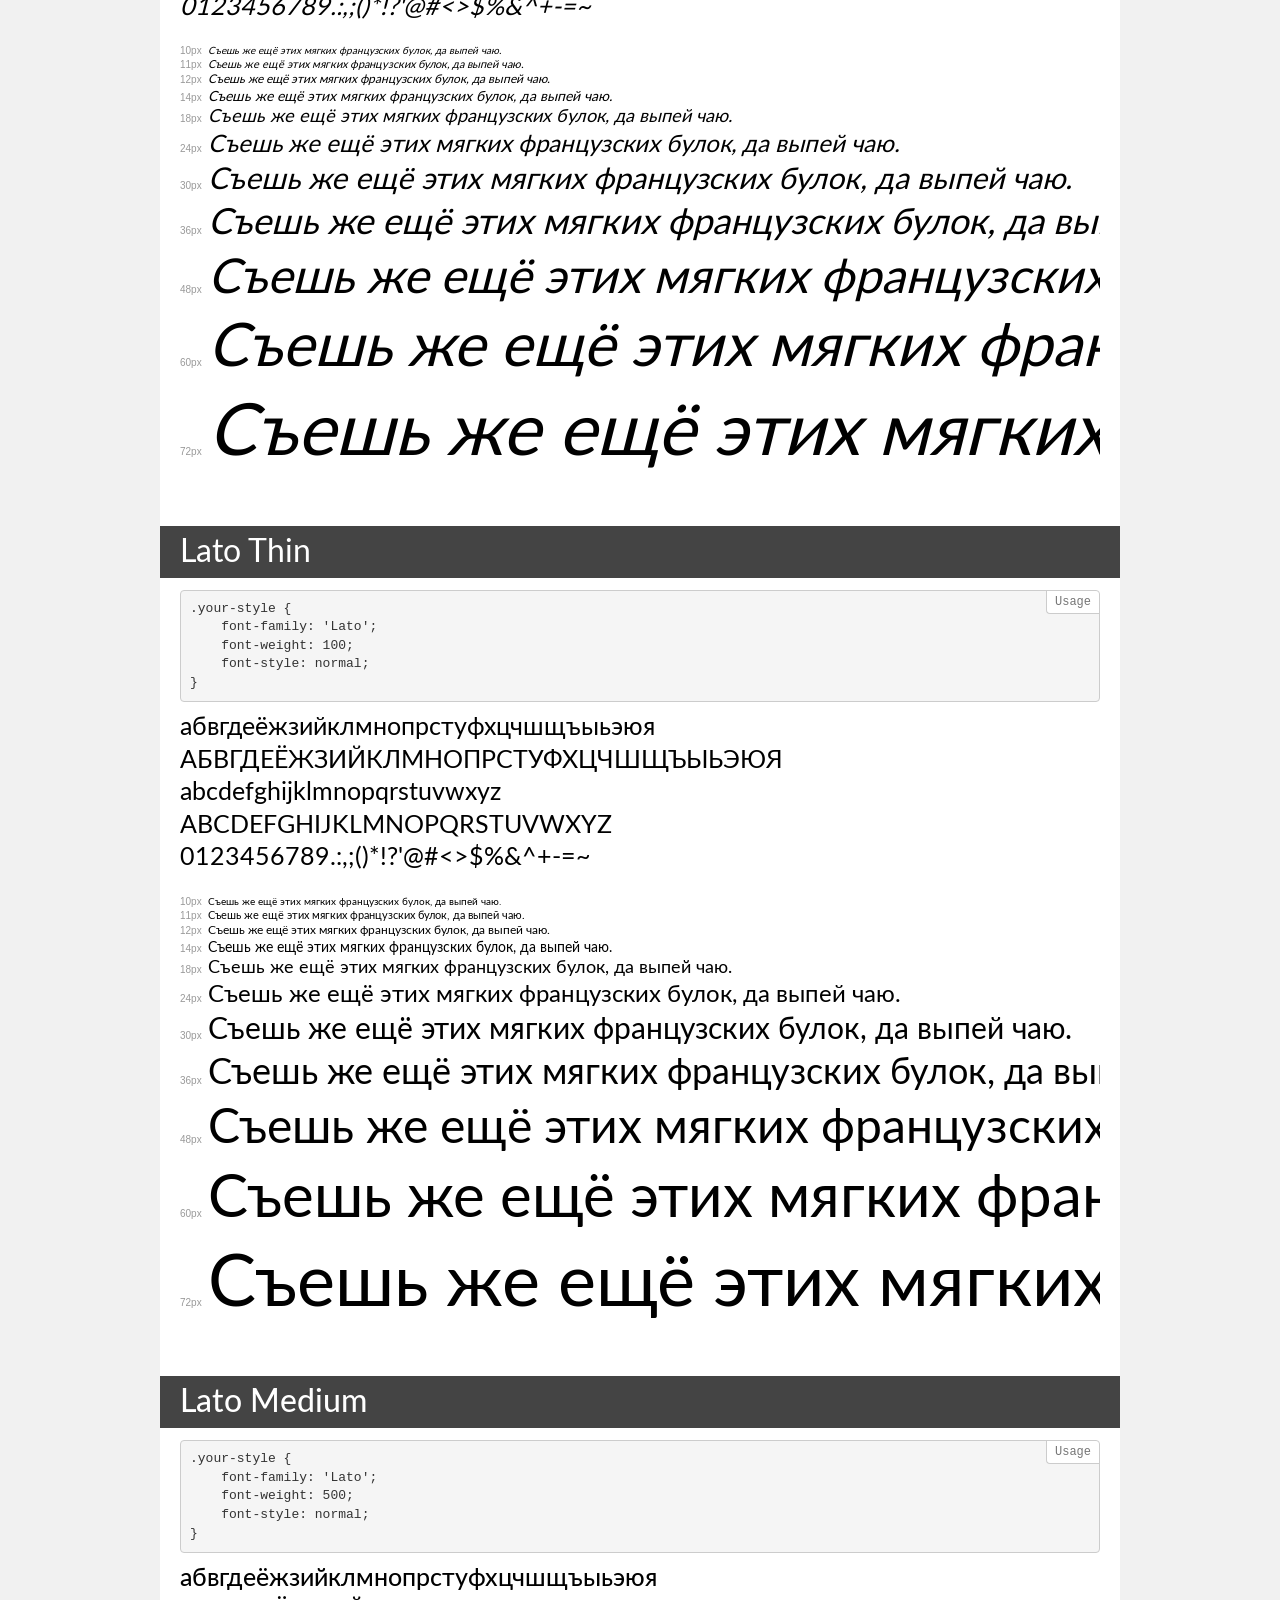
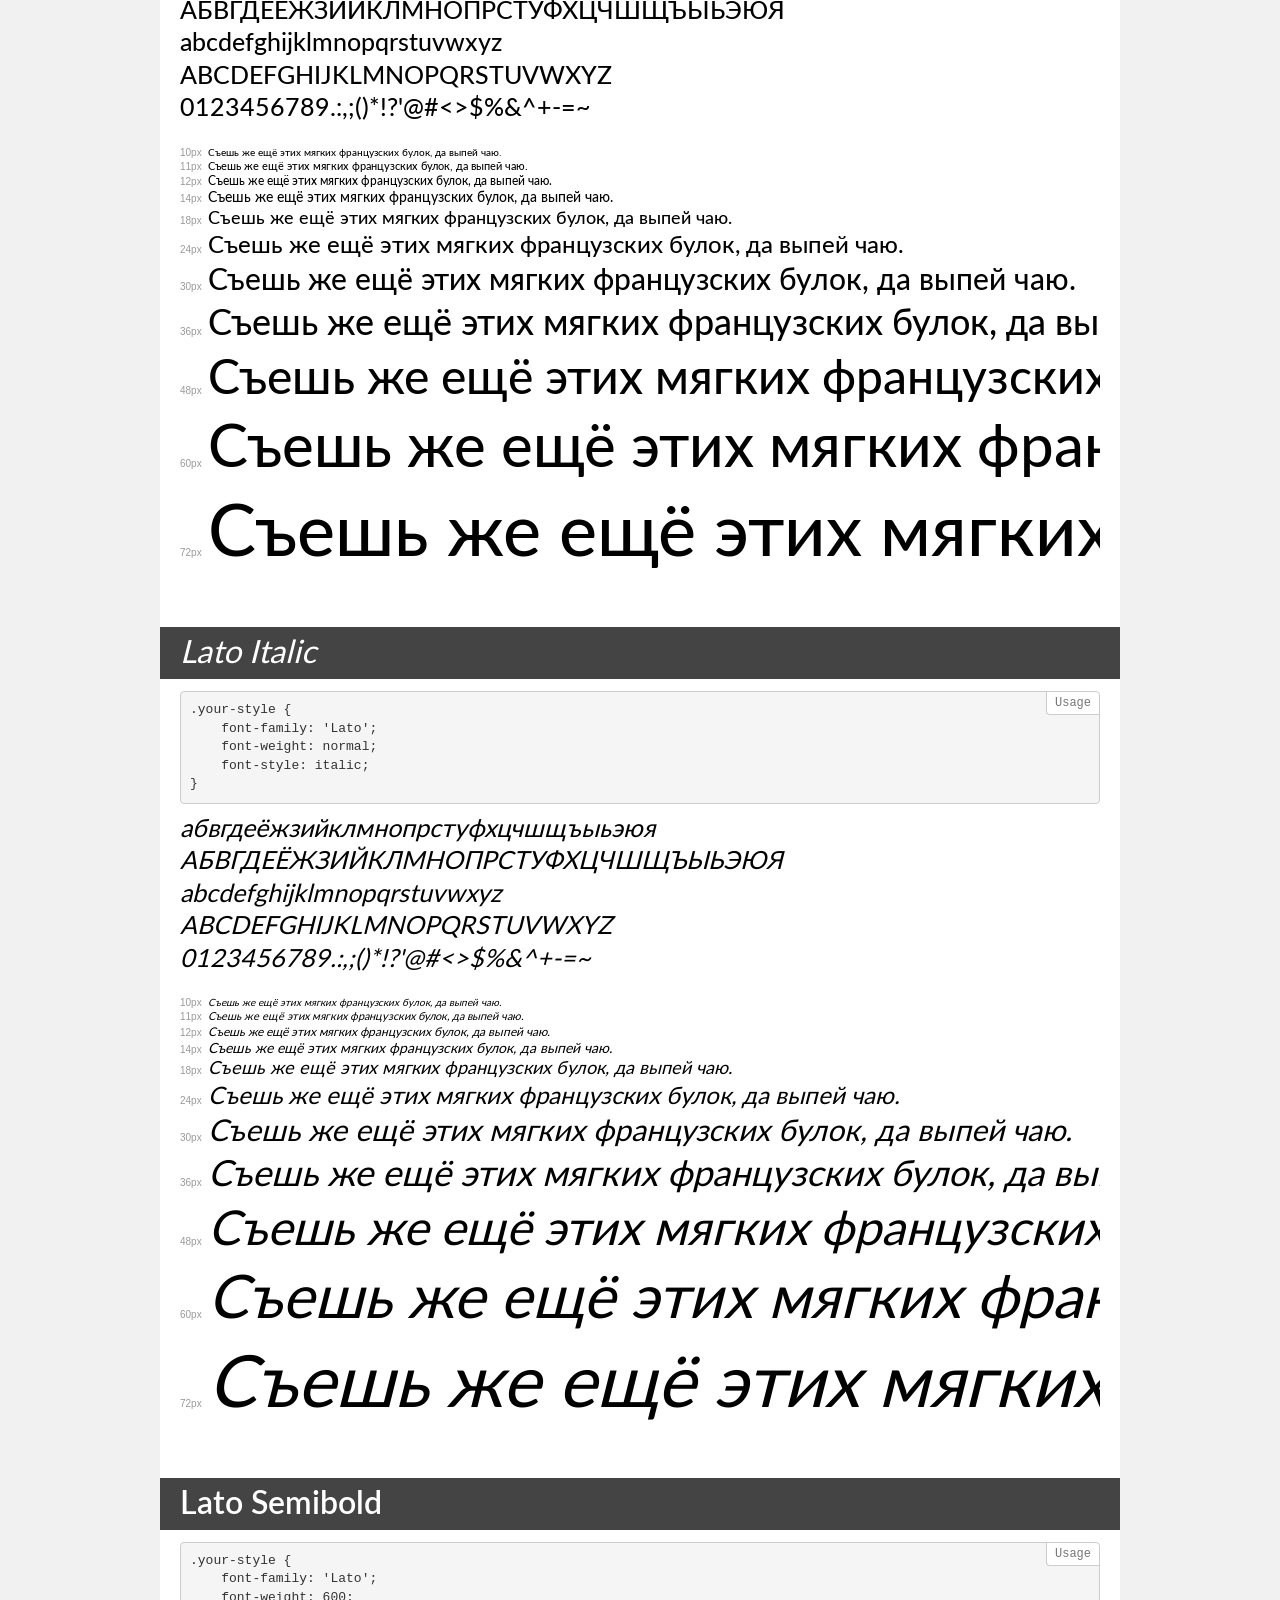
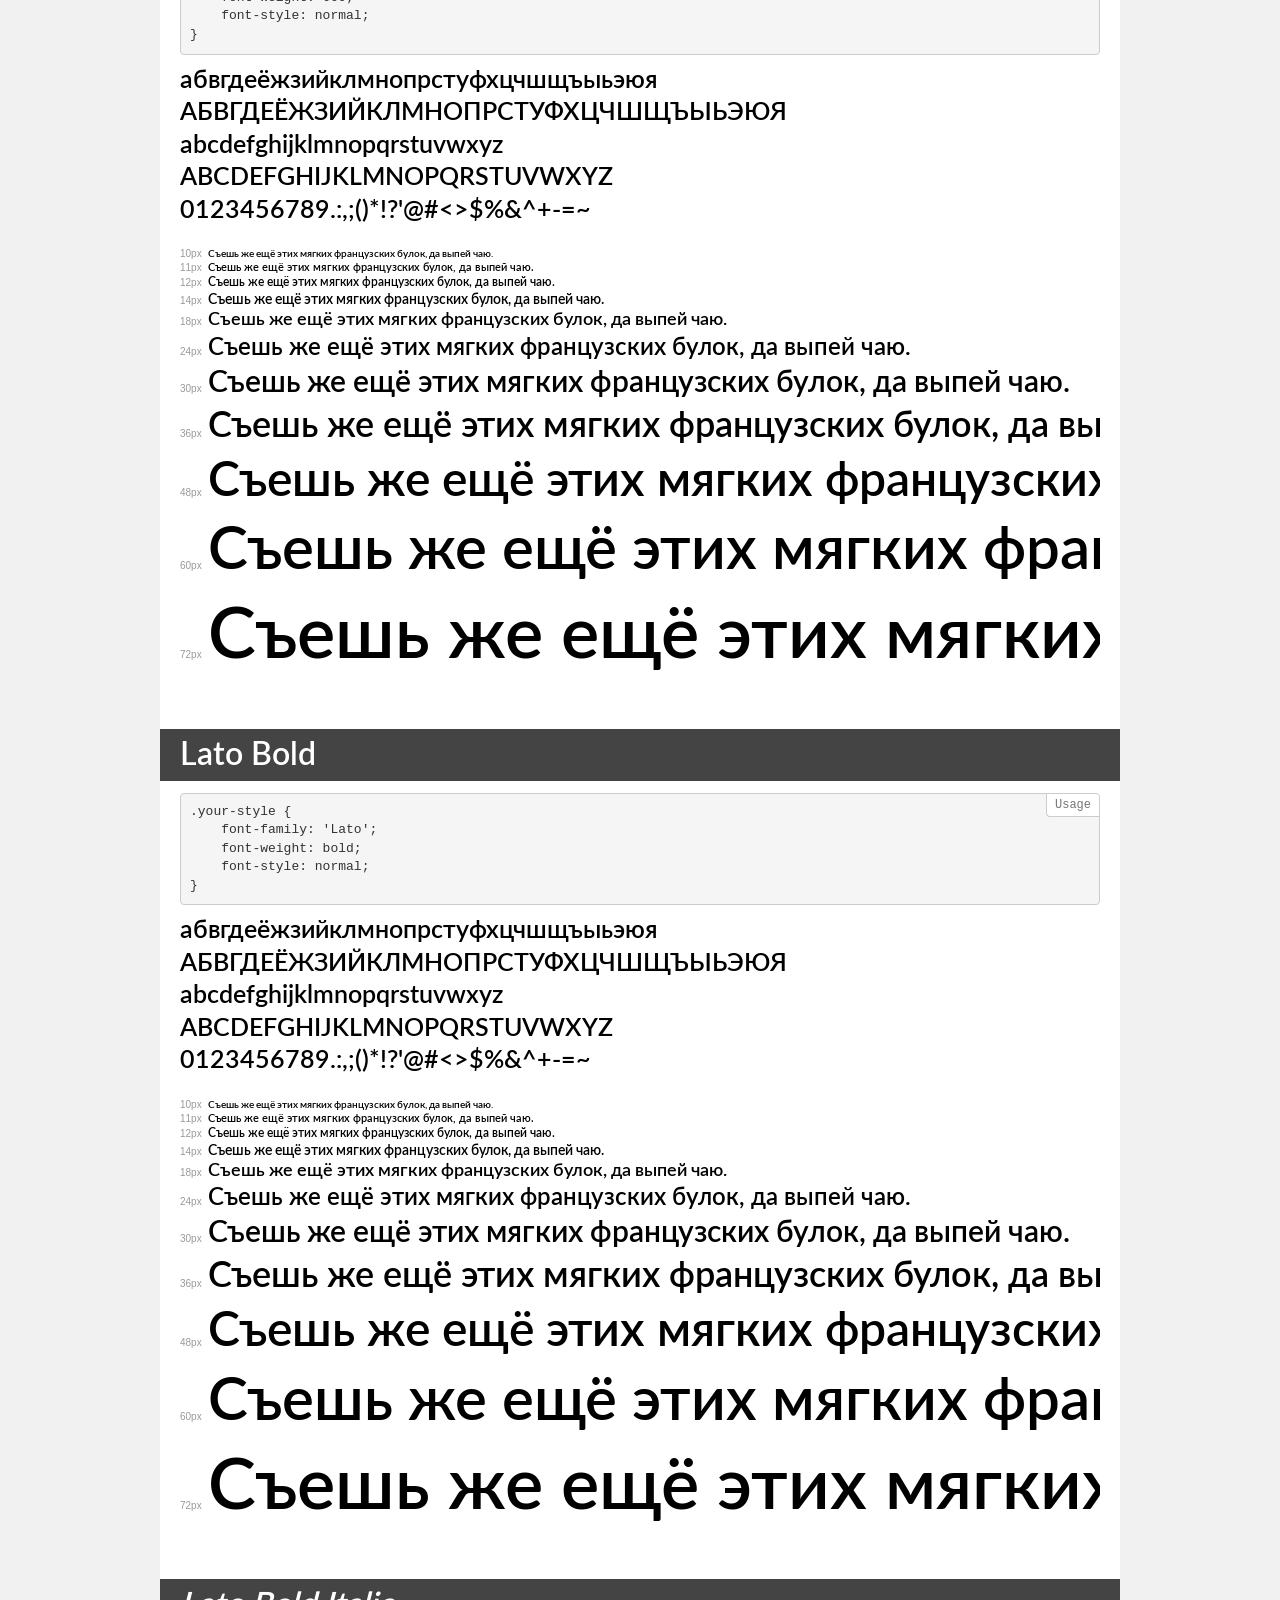
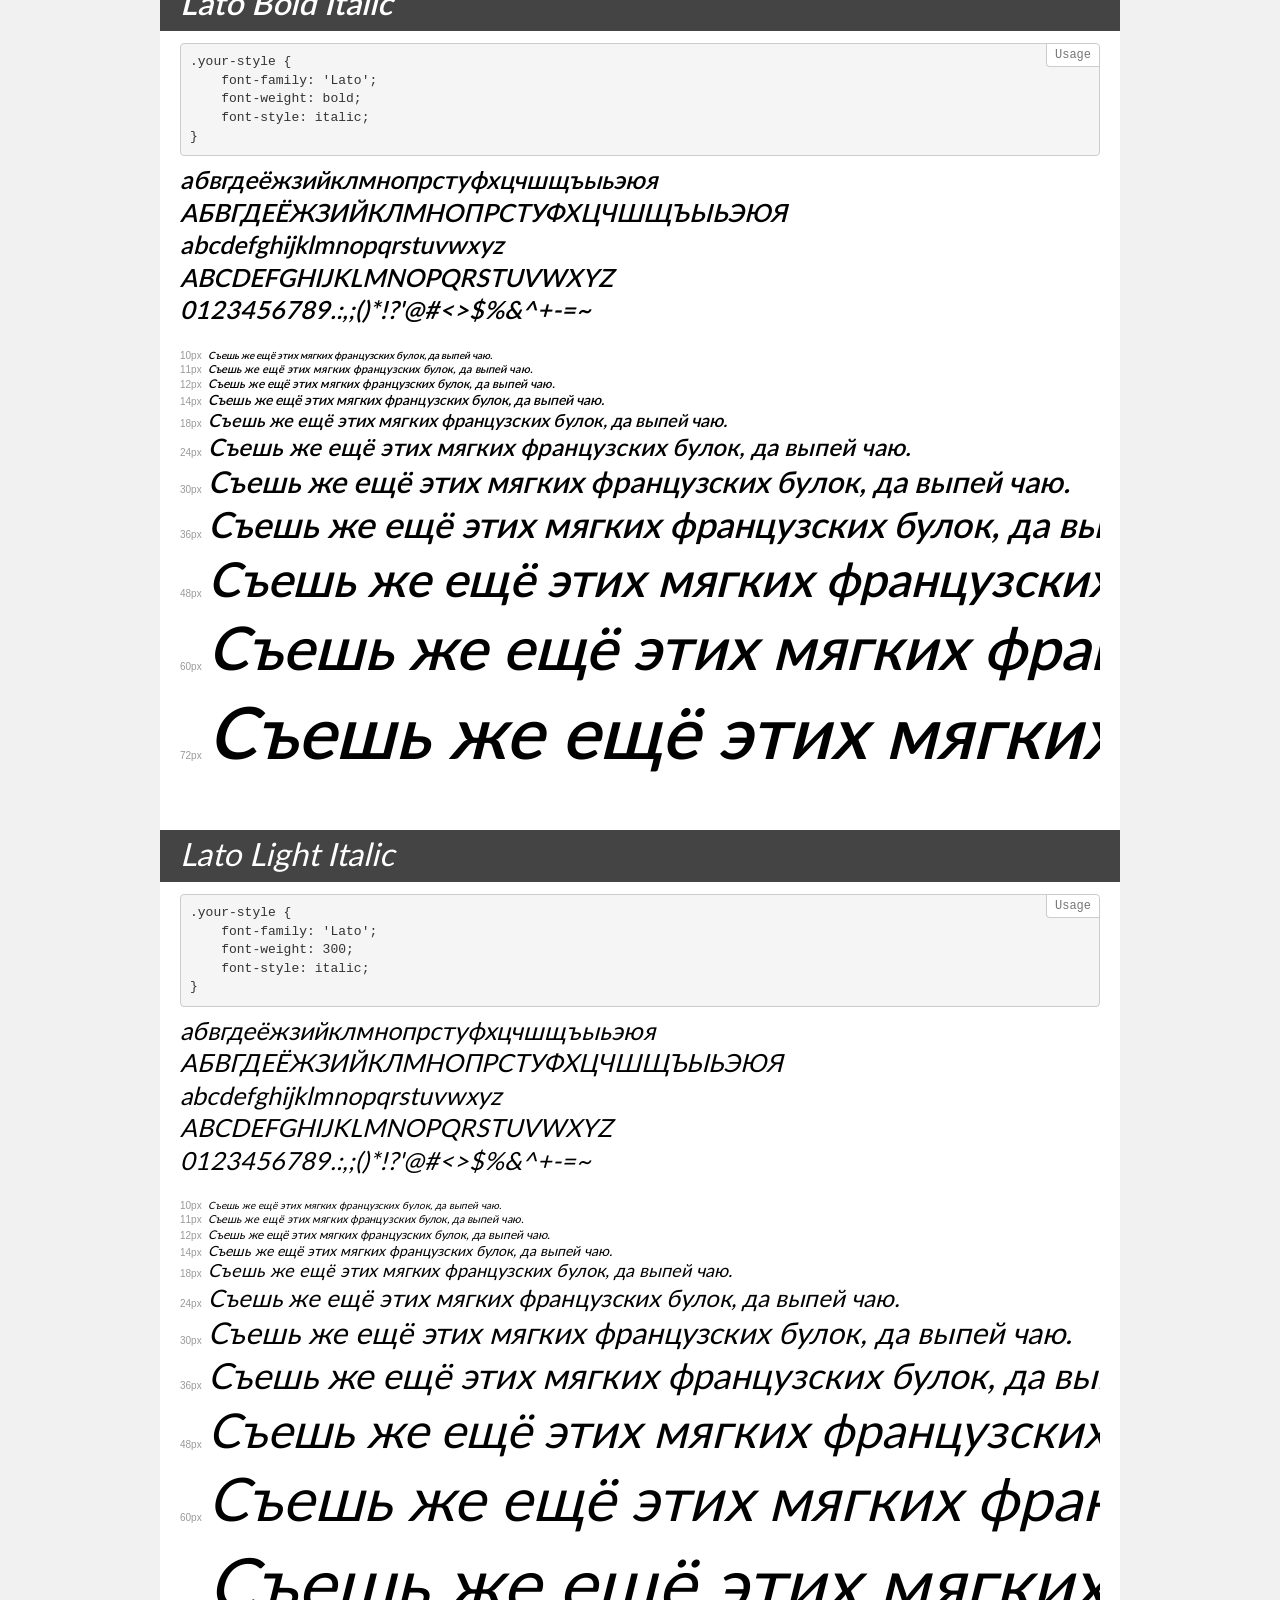
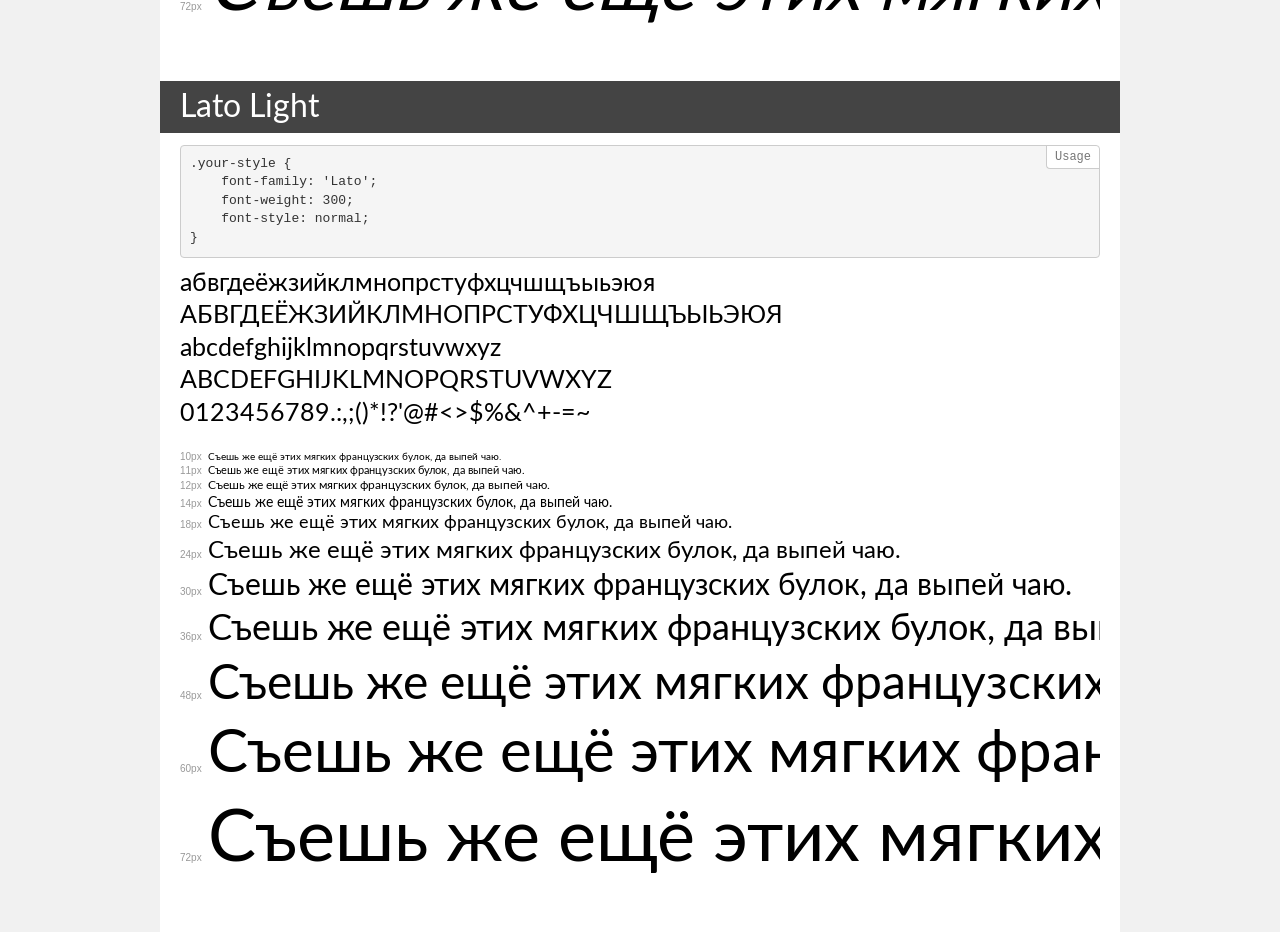
<file: fonts/Lato/demo.html>
<!DOCTYPE html>
<html>
<head>
    <meta charset="utf-8">
    <meta http-equiv="X-UA-Compatible" content="IE=edge">
    <meta name="viewport" content="width=device-width, initial-scale=1">
    <meta name="robots" content="noindex, noarchive">
    <title>Transfonter demo</title>
    <link href="stylesheet.css" rel="stylesheet">
    <style>
        /*
        http://meyerweb.com/eric/tools/css/reset/
        v2.0 | 20110126
        License: none (public domain)
        */
        html, body, div, span, applet, object, iframe,
        h1, h2, h3, h4, h5, h6, p, blockquote, pre,
        a, abbr, acronym, address, big, cite, code,
        del, dfn, em, img, ins, kbd, q, s, samp,
        small, strike, strong, sub, sup, tt, var,
        b, u, i, center,
        dl, dt, dd, ol, ul, li,
        fieldset, form, label, legend,
        table, caption, tbody, tfoot, thead, tr, th, td,
        article, aside, canvas, details, embed,
        figure, figcaption, footer, header, hgroup,
        menu, nav, output, ruby, section, summary,
        time, mark, audio, video {
            margin: 0;
            padding: 0;
            border: 0;
            font-size: 100%;
            font: inherit;
            vertical-align: baseline;
        }
        /* HTML5 display-role reset for older browsers */
        article, aside, details, figcaption, figure,
        footer, header, hgroup, menu, nav, section {
            display: block;
        }
        body {
            line-height: 1;
        }
        ol, ul {
            list-style: none;
        }
        blockquote, q {
            quotes: none;
        }
        blockquote:before, blockquote:after,
        q:before, q:after {
            content: '';
            content: none;
        }
        table {
            border-collapse: collapse;
            border-spacing: 0;
        }
        /* common styles */
        body {
            background: #f1f1f1;
            color: #000;
        }
        .page {
            background: #fff;
            width: 920px;
            margin: 0 auto;
            padding: 20px 20px 0 20px;
            overflow: hidden;
        }
        .font-container {
            overflow-x: auto;
            overflow-y: hidden;
            margin-bottom: 40px;
            line-height: 1.3;
            white-space: nowrap;
            padding-bottom: 5px;
        }
        h1 {
            position: relative;
            background: #444;
            font-size: 32px;
            color: #fff;
            padding: 10px 20px;
            margin: 0 -20px 12px -20px;
        }
        .letters {
            font-size: 25px;
            margin-bottom: 20px;
        }
        .s10:before {
            content: '10px';
        }
        .s11:before {
            content: '11px';
        }
        .s12:before {
            content: '12px';
        }
        .s14:before {
            content: '14px';
        }
        .s18:before {
            content: '18px';
        }
        .s24:before {
            content: '24px';
        }
        .s30:before {
            content: '30px';
        }
        .s36:before {
            content: '36px';
        }
        .s48:before {
            content: '48px';
        }
        .s60:before {
            content: '60px';
        }
        .s72:before {
            content: '72px';
        }
        .s10:before, .s11:before, .s12:before, .s14:before,
        .s18:before, .s24:before, .s30:before, .s36:before,
        .s48:before, .s60:before, .s72:before {
            font-family: Arial, sans-serif;
            font-size: 10px;
            font-weight: normal;
            font-style: normal;
            color: #999;
            padding-right: 6px;
        }
        pre {
            display: block;
            position: relative;
            padding: 9px;
            margin: 0 0 10px;
            font-family: Monaco, Menlo, Consolas, "Courier New", monospace !important;
            font-size: 13px;
            line-height: 1.428571429;
            color: #333;
            font-weight: normal !important;
            font-style: normal !important;
            background-color: #f5f5f5;
            border: 1px solid #ccc;
            overflow-x: auto;
            border-radius: 4px;
        }
        pre:after {
            display: block;
            position: absolute;
            right: 0;
            top: 0;
            content: 'Usage';
            line-height: 1;
            padding: 5px 8px;
            font-size: 12px;
            color: #767676;
            background-color: #fff;
            border: 1px solid #ccc;
            border-right: none;
            border-top: none;
            border-radius: 0 4px 0 4px;
            z-index: 10;
        }
        /* responsive */
        @media (max-width: 959px) {
            .page {
                width: auto;
                margin: 0;
            }
        }
    </style>
</head>
<body>
<div class="page">
    <div class="demo" style="font-family: 'Lato Hairline'; font-weight: 100; font-style: normal;">
        <h1>Lato Hairline</h1>
        <pre>.your-style {
    font-family: 'Lato Hairline';
    font-weight: 100;
    font-style: normal;
}</pre>
        <div class="font-container">
            <p class="letters">
                абвгдеёжзийклмнопрстуфхцчшщъыьэюя<br>
АБВГДЕЁЖЗИЙКЛМНОПРСТУФХЦЧШЩЪЫЬЭЮЯ<br>
abcdefghijklmnopqrstuvwxyz<br>
ABCDEFGHIJKLMNOPQRSTUVWXYZ<br>
                0123456789.:,;()*!?'@#<>$%&^+-=~
            </p>
            <p class="s10" style="font-size: 10px;">Съешь же ещё этих мягких французских булок, да выпей чаю.</p>
            <p class="s11" style="font-size: 11px;">Съешь же ещё этих мягких французских булок, да выпей чаю.</p>
            <p class="s12" style="font-size: 12px;">Съешь же ещё этих мягких французских булок, да выпей чаю.</p>
            <p class="s14" style="font-size: 14px;">Съешь же ещё этих мягких французских булок, да выпей чаю.</p>
            <p class="s18" style="font-size: 18px;">Съешь же ещё этих мягких французских булок, да выпей чаю.</p>
            <p class="s24" style="font-size: 24px;">Съешь же ещё этих мягких французских булок, да выпей чаю.</p>
            <p class="s30" style="font-size: 30px;">Съешь же ещё этих мягких французских булок, да выпей чаю.</p>
            <p class="s36" style="font-size: 36px;">Съешь же ещё этих мягких французских булок, да выпей чаю.</p>
            <p class="s48" style="font-size: 48px;">Съешь же ещё этих мягких французских булок, да выпей чаю.</p>
            <p class="s60" style="font-size: 60px;">Съешь же ещё этих мягких французских булок, да выпей чаю.</p>
            <p class="s72" style="font-size: 72px;">Съешь же ещё этих мягких французских булок, да выпей чаю.</p>
        </div>
    </div>
    <div class="demo" style="font-family: 'Lato'; font-weight: 900; font-style: normal;">
        <h1>Lato Heavy</h1>
        <pre>.your-style {
    font-family: 'Lato';
    font-weight: 900;
    font-style: normal;
}</pre>
        <div class="font-container">
            <p class="letters">
                абвгдеёжзийклмнопрстуфхцчшщъыьэюя<br>
АБВГДЕЁЖЗИЙКЛМНОПРСТУФХЦЧШЩЪЫЬЭЮЯ<br>
abcdefghijklmnopqrstuvwxyz<br>
ABCDEFGHIJKLMNOPQRSTUVWXYZ<br>
                0123456789.:,;()*!?'@#<>$%&^+-=~
            </p>
            <p class="s10" style="font-size: 10px;">Съешь же ещё этих мягких французских булок, да выпей чаю.</p>
            <p class="s11" style="font-size: 11px;">Съешь же ещё этих мягких французских булок, да выпей чаю.</p>
            <p class="s12" style="font-size: 12px;">Съешь же ещё этих мягких французских булок, да выпей чаю.</p>
            <p class="s14" style="font-size: 14px;">Съешь же ещё этих мягких французских булок, да выпей чаю.</p>
            <p class="s18" style="font-size: 18px;">Съешь же ещё этих мягких французских булок, да выпей чаю.</p>
            <p class="s24" style="font-size: 24px;">Съешь же ещё этих мягких французских булок, да выпей чаю.</p>
            <p class="s30" style="font-size: 30px;">Съешь же ещё этих мягких французских булок, да выпей чаю.</p>
            <p class="s36" style="font-size: 36px;">Съешь же ещё этих мягких французских булок, да выпей чаю.</p>
            <p class="s48" style="font-size: 48px;">Съешь же ещё этих мягких французских булок, да выпей чаю.</p>
            <p class="s60" style="font-size: 60px;">Съешь же ещё этих мягких французских булок, да выпей чаю.</p>
            <p class="s72" style="font-size: 72px;">Съешь же ещё этих мягких французских булок, да выпей чаю.</p>
        </div>
    </div>
    <div class="demo" style="font-family: 'Lato'; font-weight: 900; font-style: italic;">
        <h1>Lato Heavy Italic</h1>
        <pre>.your-style {
    font-family: 'Lato';
    font-weight: 900;
    font-style: italic;
}</pre>
        <div class="font-container">
            <p class="letters">
                абвгдеёжзийклмнопрстуфхцчшщъыьэюя<br>
АБВГДЕЁЖЗИЙКЛМНОПРСТУФХЦЧШЩЪЫЬЭЮЯ<br>
abcdefghijklmnopqrstuvwxyz<br>
ABCDEFGHIJKLMNOPQRSTUVWXYZ<br>
                0123456789.:,;()*!?'@#<>$%&^+-=~
            </p>
            <p class="s10" style="font-size: 10px;">Съешь же ещё этих мягких французских булок, да выпей чаю.</p>
            <p class="s11" style="font-size: 11px;">Съешь же ещё этих мягких французских булок, да выпей чаю.</p>
            <p class="s12" style="font-size: 12px;">Съешь же ещё этих мягких французских булок, да выпей чаю.</p>
            <p class="s14" style="font-size: 14px;">Съешь же ещё этих мягких французских булок, да выпей чаю.</p>
            <p class="s18" style="font-size: 18px;">Съешь же ещё этих мягких французских булок, да выпей чаю.</p>
            <p class="s24" style="font-size: 24px;">Съешь же ещё этих мягких французских булок, да выпей чаю.</p>
            <p class="s30" style="font-size: 30px;">Съешь же ещё этих мягких французских булок, да выпей чаю.</p>
            <p class="s36" style="font-size: 36px;">Съешь же ещё этих мягких французских булок, да выпей чаю.</p>
            <p class="s48" style="font-size: 48px;">Съешь же ещё этих мягких французских булок, да выпей чаю.</p>
            <p class="s60" style="font-size: 60px;">Съешь же ещё этих мягких французских булок, да выпей чаю.</p>
            <p class="s72" style="font-size: 72px;">Съешь же ещё этих мягких французских булок, да выпей чаю.</p>
        </div>
    </div>
    <div class="demo" style="font-family: 'Lato'; font-weight: normal; font-style: normal;">
        <h1>Lato Regular</h1>
        <pre>.your-style {
    font-family: 'Lato';
    font-weight: normal;
    font-style: normal;
}</pre>
        <div class="font-container">
            <p class="letters">
                абвгдеёжзийклмнопрстуфхцчшщъыьэюя<br>
АБВГДЕЁЖЗИЙКЛМНОПРСТУФХЦЧШЩЪЫЬЭЮЯ<br>
abcdefghijklmnopqrstuvwxyz<br>
ABCDEFGHIJKLMNOPQRSTUVWXYZ<br>
                0123456789.:,;()*!?'@#<>$%&^+-=~
            </p>
            <p class="s10" style="font-size: 10px;">Съешь же ещё этих мягких французских булок, да выпей чаю.</p>
            <p class="s11" style="font-size: 11px;">Съешь же ещё этих мягких французских булок, да выпей чаю.</p>
            <p class="s12" style="font-size: 12px;">Съешь же ещё этих мягких французских булок, да выпей чаю.</p>
            <p class="s14" style="font-size: 14px;">Съешь же ещё этих мягких французских булок, да выпей чаю.</p>
            <p class="s18" style="font-size: 18px;">Съешь же ещё этих мягких французских булок, да выпей чаю.</p>
            <p class="s24" style="font-size: 24px;">Съешь же ещё этих мягких французских булок, да выпей чаю.</p>
            <p class="s30" style="font-size: 30px;">Съешь же ещё этих мягких французских булок, да выпей чаю.</p>
            <p class="s36" style="font-size: 36px;">Съешь же ещё этих мягких французских булок, да выпей чаю.</p>
            <p class="s48" style="font-size: 48px;">Съешь же ещё этих мягких французских булок, да выпей чаю.</p>
            <p class="s60" style="font-size: 60px;">Съешь же ещё этих мягких французских булок, да выпей чаю.</p>
            <p class="s72" style="font-size: 72px;">Съешь же ещё этих мягких французских булок, да выпей чаю.</p>
        </div>
    </div>
    <div class="demo" style="font-family: 'Lato'; font-weight: 900; font-style: normal;">
        <h1>Lato Black</h1>
        <pre>.your-style {
    font-family: 'Lato';
    font-weight: 900;
    font-style: normal;
}</pre>
        <div class="font-container">
            <p class="letters">
                абвгдеёжзийклмнопрстуфхцчшщъыьэюя<br>
АБВГДЕЁЖЗИЙКЛМНОПРСТУФХЦЧШЩЪЫЬЭЮЯ<br>
abcdefghijklmnopqrstuvwxyz<br>
ABCDEFGHIJKLMNOPQRSTUVWXYZ<br>
                0123456789.:,;()*!?'@#<>$%&^+-=~
            </p>
            <p class="s10" style="font-size: 10px;">Съешь же ещё этих мягких французских булок, да выпей чаю.</p>
            <p class="s11" style="font-size: 11px;">Съешь же ещё этих мягких французских булок, да выпей чаю.</p>
            <p class="s12" style="font-size: 12px;">Съешь же ещё этих мягких французских булок, да выпей чаю.</p>
            <p class="s14" style="font-size: 14px;">Съешь же ещё этих мягких французских булок, да выпей чаю.</p>
            <p class="s18" style="font-size: 18px;">Съешь же ещё этих мягких французских булок, да выпей чаю.</p>
            <p class="s24" style="font-size: 24px;">Съешь же ещё этих мягких французских булок, да выпей чаю.</p>
            <p class="s30" style="font-size: 30px;">Съешь же ещё этих мягких французских булок, да выпей чаю.</p>
            <p class="s36" style="font-size: 36px;">Съешь же ещё этих мягких французских булок, да выпей чаю.</p>
            <p class="s48" style="font-size: 48px;">Съешь же ещё этих мягких французских булок, да выпей чаю.</p>
            <p class="s60" style="font-size: 60px;">Съешь же ещё этих мягких французских булок, да выпей чаю.</p>
            <p class="s72" style="font-size: 72px;">Съешь же ещё этих мягких французских булок, да выпей чаю.</p>
        </div>
    </div>
    <div class="demo" style="font-family: 'Lato'; font-weight: 600; font-style: italic;">
        <h1>Lato Semibold Italic</h1>
        <pre>.your-style {
    font-family: 'Lato';
    font-weight: 600;
    font-style: italic;
}</pre>
        <div class="font-container">
            <p class="letters">
                абвгдеёжзийклмнопрстуфхцчшщъыьэюя<br>
АБВГДЕЁЖЗИЙКЛМНОПРСТУФХЦЧШЩЪЫЬЭЮЯ<br>
abcdefghijklmnopqrstuvwxyz<br>
ABCDEFGHIJKLMNOPQRSTUVWXYZ<br>
                0123456789.:,;()*!?'@#<>$%&^+-=~
            </p>
            <p class="s10" style="font-size: 10px;">Съешь же ещё этих мягких французских булок, да выпей чаю.</p>
            <p class="s11" style="font-size: 11px;">Съешь же ещё этих мягких французских булок, да выпей чаю.</p>
            <p class="s12" style="font-size: 12px;">Съешь же ещё этих мягких французских булок, да выпей чаю.</p>
            <p class="s14" style="font-size: 14px;">Съешь же ещё этих мягких французских булок, да выпей чаю.</p>
            <p class="s18" style="font-size: 18px;">Съешь же ещё этих мягких французских булок, да выпей чаю.</p>
            <p class="s24" style="font-size: 24px;">Съешь же ещё этих мягких французских булок, да выпей чаю.</p>
            <p class="s30" style="font-size: 30px;">Съешь же ещё этих мягких французских булок, да выпей чаю.</p>
            <p class="s36" style="font-size: 36px;">Съешь же ещё этих мягких французских булок, да выпей чаю.</p>
            <p class="s48" style="font-size: 48px;">Съешь же ещё этих мягких французских булок, да выпей чаю.</p>
            <p class="s60" style="font-size: 60px;">Съешь же ещё этих мягких французских булок, да выпей чаю.</p>
            <p class="s72" style="font-size: 72px;">Съешь же ещё этих мягких французских булок, да выпей чаю.</p>
        </div>
    </div>
    <div class="demo" style="font-family: 'Lato'; font-weight: 900; font-style: italic;">
        <h1>Lato Black Italic</h1>
        <pre>.your-style {
    font-family: 'Lato';
    font-weight: 900;
    font-style: italic;
}</pre>
        <div class="font-container">
            <p class="letters">
                абвгдеёжзийклмнопрстуфхцчшщъыьэюя<br>
АБВГДЕЁЖЗИЙКЛМНОПРСТУФХЦЧШЩЪЫЬЭЮЯ<br>
abcdefghijklmnopqrstuvwxyz<br>
ABCDEFGHIJKLMNOPQRSTUVWXYZ<br>
                0123456789.:,;()*!?'@#<>$%&^+-=~
            </p>
            <p class="s10" style="font-size: 10px;">Съешь же ещё этих мягких французских булок, да выпей чаю.</p>
            <p class="s11" style="font-size: 11px;">Съешь же ещё этих мягких французских булок, да выпей чаю.</p>
            <p class="s12" style="font-size: 12px;">Съешь же ещё этих мягких французских булок, да выпей чаю.</p>
            <p class="s14" style="font-size: 14px;">Съешь же ещё этих мягких французских булок, да выпей чаю.</p>
            <p class="s18" style="font-size: 18px;">Съешь же ещё этих мягких французских булок, да выпей чаю.</p>
            <p class="s24" style="font-size: 24px;">Съешь же ещё этих мягких французских булок, да выпей чаю.</p>
            <p class="s30" style="font-size: 30px;">Съешь же ещё этих мягких французских булок, да выпей чаю.</p>
            <p class="s36" style="font-size: 36px;">Съешь же ещё этих мягких французских булок, да выпей чаю.</p>
            <p class="s48" style="font-size: 48px;">Съешь же ещё этих мягких французских булок, да выпей чаю.</p>
            <p class="s60" style="font-size: 60px;">Съешь же ещё этих мягких французских булок, да выпей чаю.</p>
            <p class="s72" style="font-size: 72px;">Съешь же ещё этих мягких французских булок, да выпей чаю.</p>
        </div>
    </div>
    <div class="demo" style="font-family: 'Lato Hairline'; font-weight: 100; font-style: italic;">
        <h1>Lato Hairline Italic</h1>
        <pre>.your-style {
    font-family: 'Lato Hairline';
    font-weight: 100;
    font-style: italic;
}</pre>
        <div class="font-container">
            <p class="letters">
                абвгдеёжзийклмнопрстуфхцчшщъыьэюя<br>
АБВГДЕЁЖЗИЙКЛМНОПРСТУФХЦЧШЩЪЫЬЭЮЯ<br>
abcdefghijklmnopqrstuvwxyz<br>
ABCDEFGHIJKLMNOPQRSTUVWXYZ<br>
                0123456789.:,;()*!?'@#<>$%&^+-=~
            </p>
            <p class="s10" style="font-size: 10px;">Съешь же ещё этих мягких французских булок, да выпей чаю.</p>
            <p class="s11" style="font-size: 11px;">Съешь же ещё этих мягких французских булок, да выпей чаю.</p>
            <p class="s12" style="font-size: 12px;">Съешь же ещё этих мягких французских булок, да выпей чаю.</p>
            <p class="s14" style="font-size: 14px;">Съешь же ещё этих мягких французских булок, да выпей чаю.</p>
            <p class="s18" style="font-size: 18px;">Съешь же ещё этих мягких французских булок, да выпей чаю.</p>
            <p class="s24" style="font-size: 24px;">Съешь же ещё этих мягких французских булок, да выпей чаю.</p>
            <p class="s30" style="font-size: 30px;">Съешь же ещё этих мягких французских булок, да выпей чаю.</p>
            <p class="s36" style="font-size: 36px;">Съешь же ещё этих мягких французских булок, да выпей чаю.</p>
            <p class="s48" style="font-size: 48px;">Съешь же ещё этих мягких французских булок, да выпей чаю.</p>
            <p class="s60" style="font-size: 60px;">Съешь же ещё этих мягких французских булок, да выпей чаю.</p>
            <p class="s72" style="font-size: 72px;">Съешь же ещё этих мягких французских булок, да выпей чаю.</p>
        </div>
    </div>
    <div class="demo" style="font-family: 'Lato'; font-weight: 500; font-style: italic;">
        <h1>Lato Medium Italic</h1>
        <pre>.your-style {
    font-family: 'Lato';
    font-weight: 500;
    font-style: italic;
}</pre>
        <div class="font-container">
            <p class="letters">
                абвгдеёжзийклмнопрстуфхцчшщъыьэюя<br>
АБВГДЕЁЖЗИЙКЛМНОПРСТУФХЦЧШЩЪЫЬЭЮЯ<br>
abcdefghijklmnopqrstuvwxyz<br>
ABCDEFGHIJKLMNOPQRSTUVWXYZ<br>
                0123456789.:,;()*!?'@#<>$%&^+-=~
            </p>
            <p class="s10" style="font-size: 10px;">Съешь же ещё этих мягких французских булок, да выпей чаю.</p>
            <p class="s11" style="font-size: 11px;">Съешь же ещё этих мягких французских булок, да выпей чаю.</p>
            <p class="s12" style="font-size: 12px;">Съешь же ещё этих мягких французских булок, да выпей чаю.</p>
            <p class="s14" style="font-size: 14px;">Съешь же ещё этих мягких французских булок, да выпей чаю.</p>
            <p class="s18" style="font-size: 18px;">Съешь же ещё этих мягких французских булок, да выпей чаю.</p>
            <p class="s24" style="font-size: 24px;">Съешь же ещё этих мягких французских булок, да выпей чаю.</p>
            <p class="s30" style="font-size: 30px;">Съешь же ещё этих мягких французских булок, да выпей чаю.</p>
            <p class="s36" style="font-size: 36px;">Съешь же ещё этих мягких французских булок, да выпей чаю.</p>
            <p class="s48" style="font-size: 48px;">Съешь же ещё этих мягких французских булок, да выпей чаю.</p>
            <p class="s60" style="font-size: 60px;">Съешь же ещё этих мягких французских булок, да выпей чаю.</p>
            <p class="s72" style="font-size: 72px;">Съешь же ещё этих мягких французских булок, да выпей чаю.</p>
        </div>
    </div>
    <div class="demo" style="font-family: 'Lato'; font-weight: 100; font-style: italic;">
        <h1>Lato Thin Italic</h1>
        <pre>.your-style {
    font-family: 'Lato';
    font-weight: 100;
    font-style: italic;
}</pre>
        <div class="font-container">
            <p class="letters">
                абвгдеёжзийклмнопрстуфхцчшщъыьэюя<br>
АБВГДЕЁЖЗИЙКЛМНОПРСТУФХЦЧШЩЪЫЬЭЮЯ<br>
abcdefghijklmnopqrstuvwxyz<br>
ABCDEFGHIJKLMNOPQRSTUVWXYZ<br>
                0123456789.:,;()*!?'@#<>$%&^+-=~
            </p>
            <p class="s10" style="font-size: 10px;">Съешь же ещё этих мягких французских булок, да выпей чаю.</p>
            <p class="s11" style="font-size: 11px;">Съешь же ещё этих мягких французских булок, да выпей чаю.</p>
            <p class="s12" style="font-size: 12px;">Съешь же ещё этих мягких французских булок, да выпей чаю.</p>
            <p class="s14" style="font-size: 14px;">Съешь же ещё этих мягких французских булок, да выпей чаю.</p>
            <p class="s18" style="font-size: 18px;">Съешь же ещё этих мягких французских булок, да выпей чаю.</p>
            <p class="s24" style="font-size: 24px;">Съешь же ещё этих мягких французских булок, да выпей чаю.</p>
            <p class="s30" style="font-size: 30px;">Съешь же ещё этих мягких французских булок, да выпей чаю.</p>
            <p class="s36" style="font-size: 36px;">Съешь же ещё этих мягких французских булок, да выпей чаю.</p>
            <p class="s48" style="font-size: 48px;">Съешь же ещё этих мягких французских булок, да выпей чаю.</p>
            <p class="s60" style="font-size: 60px;">Съешь же ещё этих мягких французских булок, да выпей чаю.</p>
            <p class="s72" style="font-size: 72px;">Съешь же ещё этих мягких французских булок, да выпей чаю.</p>
        </div>
    </div>
    <div class="demo" style="font-family: 'Lato'; font-weight: 100; font-style: normal;">
        <h1>Lato Thin</h1>
        <pre>.your-style {
    font-family: 'Lato';
    font-weight: 100;
    font-style: normal;
}</pre>
        <div class="font-container">
            <p class="letters">
                абвгдеёжзийклмнопрстуфхцчшщъыьэюя<br>
АБВГДЕЁЖЗИЙКЛМНОПРСТУФХЦЧШЩЪЫЬЭЮЯ<br>
abcdefghijklmnopqrstuvwxyz<br>
ABCDEFGHIJKLMNOPQRSTUVWXYZ<br>
                0123456789.:,;()*!?'@#<>$%&^+-=~
            </p>
            <p class="s10" style="font-size: 10px;">Съешь же ещё этих мягких французских булок, да выпей чаю.</p>
            <p class="s11" style="font-size: 11px;">Съешь же ещё этих мягких французских булок, да выпей чаю.</p>
            <p class="s12" style="font-size: 12px;">Съешь же ещё этих мягких французских булок, да выпей чаю.</p>
            <p class="s14" style="font-size: 14px;">Съешь же ещё этих мягких французских булок, да выпей чаю.</p>
            <p class="s18" style="font-size: 18px;">Съешь же ещё этих мягких французских булок, да выпей чаю.</p>
            <p class="s24" style="font-size: 24px;">Съешь же ещё этих мягких французских булок, да выпей чаю.</p>
            <p class="s30" style="font-size: 30px;">Съешь же ещё этих мягких французских булок, да выпей чаю.</p>
            <p class="s36" style="font-size: 36px;">Съешь же ещё этих мягких французских булок, да выпей чаю.</p>
            <p class="s48" style="font-size: 48px;">Съешь же ещё этих мягких французских булок, да выпей чаю.</p>
            <p class="s60" style="font-size: 60px;">Съешь же ещё этих мягких французских булок, да выпей чаю.</p>
            <p class="s72" style="font-size: 72px;">Съешь же ещё этих мягких французских булок, да выпей чаю.</p>
        </div>
    </div>
    <div class="demo" style="font-family: 'Lato'; font-weight: 500; font-style: normal;">
        <h1>Lato Medium</h1>
        <pre>.your-style {
    font-family: 'Lato';
    font-weight: 500;
    font-style: normal;
}</pre>
        <div class="font-container">
            <p class="letters">
                абвгдеёжзийклмнопрстуфхцчшщъыьэюя<br>
АБВГДЕЁЖЗИЙКЛМНОПРСТУФХЦЧШЩЪЫЬЭЮЯ<br>
abcdefghijklmnopqrstuvwxyz<br>
ABCDEFGHIJKLMNOPQRSTUVWXYZ<br>
                0123456789.:,;()*!?'@#<>$%&^+-=~
            </p>
            <p class="s10" style="font-size: 10px;">Съешь же ещё этих мягких французских булок, да выпей чаю.</p>
            <p class="s11" style="font-size: 11px;">Съешь же ещё этих мягких французских булок, да выпей чаю.</p>
            <p class="s12" style="font-size: 12px;">Съешь же ещё этих мягких французских булок, да выпей чаю.</p>
            <p class="s14" style="font-size: 14px;">Съешь же ещё этих мягких французских булок, да выпей чаю.</p>
            <p class="s18" style="font-size: 18px;">Съешь же ещё этих мягких французских булок, да выпей чаю.</p>
            <p class="s24" style="font-size: 24px;">Съешь же ещё этих мягких французских булок, да выпей чаю.</p>
            <p class="s30" style="font-size: 30px;">Съешь же ещё этих мягких французских булок, да выпей чаю.</p>
            <p class="s36" style="font-size: 36px;">Съешь же ещё этих мягких французских булок, да выпей чаю.</p>
            <p class="s48" style="font-size: 48px;">Съешь же ещё этих мягких французских булок, да выпей чаю.</p>
            <p class="s60" style="font-size: 60px;">Съешь же ещё этих мягких французских булок, да выпей чаю.</p>
            <p class="s72" style="font-size: 72px;">Съешь же ещё этих мягких французских булок, да выпей чаю.</p>
        </div>
    </div>
    <div class="demo" style="font-family: 'Lato'; font-weight: normal; font-style: italic;">
        <h1>Lato Italic</h1>
        <pre>.your-style {
    font-family: 'Lato';
    font-weight: normal;
    font-style: italic;
}</pre>
        <div class="font-container">
            <p class="letters">
                абвгдеёжзийклмнопрстуфхцчшщъыьэюя<br>
АБВГДЕЁЖЗИЙКЛМНОПРСТУФХЦЧШЩЪЫЬЭЮЯ<br>
abcdefghijklmnopqrstuvwxyz<br>
ABCDEFGHIJKLMNOPQRSTUVWXYZ<br>
                0123456789.:,;()*!?'@#<>$%&^+-=~
            </p>
            <p class="s10" style="font-size: 10px;">Съешь же ещё этих мягких французских булок, да выпей чаю.</p>
            <p class="s11" style="font-size: 11px;">Съешь же ещё этих мягких французских булок, да выпей чаю.</p>
            <p class="s12" style="font-size: 12px;">Съешь же ещё этих мягких французских булок, да выпей чаю.</p>
            <p class="s14" style="font-size: 14px;">Съешь же ещё этих мягких французских булок, да выпей чаю.</p>
            <p class="s18" style="font-size: 18px;">Съешь же ещё этих мягких французских булок, да выпей чаю.</p>
            <p class="s24" style="font-size: 24px;">Съешь же ещё этих мягких французских булок, да выпей чаю.</p>
            <p class="s30" style="font-size: 30px;">Съешь же ещё этих мягких французских булок, да выпей чаю.</p>
            <p class="s36" style="font-size: 36px;">Съешь же ещё этих мягких французских булок, да выпей чаю.</p>
            <p class="s48" style="font-size: 48px;">Съешь же ещё этих мягких французских булок, да выпей чаю.</p>
            <p class="s60" style="font-size: 60px;">Съешь же ещё этих мягких французских булок, да выпей чаю.</p>
            <p class="s72" style="font-size: 72px;">Съешь же ещё этих мягких французских булок, да выпей чаю.</p>
        </div>
    </div>
    <div class="demo" style="font-family: 'Lato'; font-weight: 600; font-style: normal;">
        <h1>Lato Semibold</h1>
        <pre>.your-style {
    font-family: 'Lato';
    font-weight: 600;
    font-style: normal;
}</pre>
        <div class="font-container">
            <p class="letters">
                абвгдеёжзийклмнопрстуфхцчшщъыьэюя<br>
АБВГДЕЁЖЗИЙКЛМНОПРСТУФХЦЧШЩЪЫЬЭЮЯ<br>
abcdefghijklmnopqrstuvwxyz<br>
ABCDEFGHIJKLMNOPQRSTUVWXYZ<br>
                0123456789.:,;()*!?'@#<>$%&^+-=~
            </p>
            <p class="s10" style="font-size: 10px;">Съешь же ещё этих мягких французских булок, да выпей чаю.</p>
            <p class="s11" style="font-size: 11px;">Съешь же ещё этих мягких французских булок, да выпей чаю.</p>
            <p class="s12" style="font-size: 12px;">Съешь же ещё этих мягких французских булок, да выпей чаю.</p>
            <p class="s14" style="font-size: 14px;">Съешь же ещё этих мягких французских булок, да выпей чаю.</p>
            <p class="s18" style="font-size: 18px;">Съешь же ещё этих мягких французских булок, да выпей чаю.</p>
            <p class="s24" style="font-size: 24px;">Съешь же ещё этих мягких французских булок, да выпей чаю.</p>
            <p class="s30" style="font-size: 30px;">Съешь же ещё этих мягких французских булок, да выпей чаю.</p>
            <p class="s36" style="font-size: 36px;">Съешь же ещё этих мягких французских булок, да выпей чаю.</p>
            <p class="s48" style="font-size: 48px;">Съешь же ещё этих мягких французских булок, да выпей чаю.</p>
            <p class="s60" style="font-size: 60px;">Съешь же ещё этих мягких французских булок, да выпей чаю.</p>
            <p class="s72" style="font-size: 72px;">Съешь же ещё этих мягких французских булок, да выпей чаю.</p>
        </div>
    </div>
    <div class="demo" style="font-family: 'Lato'; font-weight: bold; font-style: normal;">
        <h1>Lato Bold</h1>
        <pre>.your-style {
    font-family: 'Lato';
    font-weight: bold;
    font-style: normal;
}</pre>
        <div class="font-container">
            <p class="letters">
                абвгдеёжзийклмнопрстуфхцчшщъыьэюя<br>
АБВГДЕЁЖЗИЙКЛМНОПРСТУФХЦЧШЩЪЫЬЭЮЯ<br>
abcdefghijklmnopqrstuvwxyz<br>
ABCDEFGHIJKLMNOPQRSTUVWXYZ<br>
                0123456789.:,;()*!?'@#<>$%&^+-=~
            </p>
            <p class="s10" style="font-size: 10px;">Съешь же ещё этих мягких французских булок, да выпей чаю.</p>
            <p class="s11" style="font-size: 11px;">Съешь же ещё этих мягких французских булок, да выпей чаю.</p>
            <p class="s12" style="font-size: 12px;">Съешь же ещё этих мягких французских булок, да выпей чаю.</p>
            <p class="s14" style="font-size: 14px;">Съешь же ещё этих мягких французских булок, да выпей чаю.</p>
            <p class="s18" style="font-size: 18px;">Съешь же ещё этих мягких французских булок, да выпей чаю.</p>
            <p class="s24" style="font-size: 24px;">Съешь же ещё этих мягких французских булок, да выпей чаю.</p>
            <p class="s30" style="font-size: 30px;">Съешь же ещё этих мягких французских булок, да выпей чаю.</p>
            <p class="s36" style="font-size: 36px;">Съешь же ещё этих мягких французских булок, да выпей чаю.</p>
            <p class="s48" style="font-size: 48px;">Съешь же ещё этих мягких французских булок, да выпей чаю.</p>
            <p class="s60" style="font-size: 60px;">Съешь же ещё этих мягких французских булок, да выпей чаю.</p>
            <p class="s72" style="font-size: 72px;">Съешь же ещё этих мягких французских булок, да выпей чаю.</p>
        </div>
    </div>
    <div class="demo" style="font-family: 'Lato'; font-weight: bold; font-style: italic;">
        <h1>Lato Bold Italic</h1>
        <pre>.your-style {
    font-family: 'Lato';
    font-weight: bold;
    font-style: italic;
}</pre>
        <div class="font-container">
            <p class="letters">
                абвгдеёжзийклмнопрстуфхцчшщъыьэюя<br>
АБВГДЕЁЖЗИЙКЛМНОПРСТУФХЦЧШЩЪЫЬЭЮЯ<br>
abcdefghijklmnopqrstuvwxyz<br>
ABCDEFGHIJKLMNOPQRSTUVWXYZ<br>
                0123456789.:,;()*!?'@#<>$%&^+-=~
            </p>
            <p class="s10" style="font-size: 10px;">Съешь же ещё этих мягких французских булок, да выпей чаю.</p>
            <p class="s11" style="font-size: 11px;">Съешь же ещё этих мягких французских булок, да выпей чаю.</p>
            <p class="s12" style="font-size: 12px;">Съешь же ещё этих мягких французских булок, да выпей чаю.</p>
            <p class="s14" style="font-size: 14px;">Съешь же ещё этих мягких французских булок, да выпей чаю.</p>
            <p class="s18" style="font-size: 18px;">Съешь же ещё этих мягких французских булок, да выпей чаю.</p>
            <p class="s24" style="font-size: 24px;">Съешь же ещё этих мягких французских булок, да выпей чаю.</p>
            <p class="s30" style="font-size: 30px;">Съешь же ещё этих мягких французских булок, да выпей чаю.</p>
            <p class="s36" style="font-size: 36px;">Съешь же ещё этих мягких французских булок, да выпей чаю.</p>
            <p class="s48" style="font-size: 48px;">Съешь же ещё этих мягких французских булок, да выпей чаю.</p>
            <p class="s60" style="font-size: 60px;">Съешь же ещё этих мягких французских булок, да выпей чаю.</p>
            <p class="s72" style="font-size: 72px;">Съешь же ещё этих мягких французских булок, да выпей чаю.</p>
        </div>
    </div>
    <div class="demo" style="font-family: 'Lato'; font-weight: 300; font-style: italic;">
        <h1>Lato Light Italic</h1>
        <pre>.your-style {
    font-family: 'Lato';
    font-weight: 300;
    font-style: italic;
}</pre>
        <div class="font-container">
            <p class="letters">
                абвгдеёжзийклмнопрстуфхцчшщъыьэюя<br>
АБВГДЕЁЖЗИЙКЛМНОПРСТУФХЦЧШЩЪЫЬЭЮЯ<br>
abcdefghijklmnopqrstuvwxyz<br>
ABCDEFGHIJKLMNOPQRSTUVWXYZ<br>
                0123456789.:,;()*!?'@#<>$%&^+-=~
            </p>
            <p class="s10" style="font-size: 10px;">Съешь же ещё этих мягких французских булок, да выпей чаю.</p>
            <p class="s11" style="font-size: 11px;">Съешь же ещё этих мягких французских булок, да выпей чаю.</p>
            <p class="s12" style="font-size: 12px;">Съешь же ещё этих мягких французских булок, да выпей чаю.</p>
            <p class="s14" style="font-size: 14px;">Съешь же ещё этих мягких французских булок, да выпей чаю.</p>
            <p class="s18" style="font-size: 18px;">Съешь же ещё этих мягких французских булок, да выпей чаю.</p>
            <p class="s24" style="font-size: 24px;">Съешь же ещё этих мягких французских булок, да выпей чаю.</p>
            <p class="s30" style="font-size: 30px;">Съешь же ещё этих мягких французских булок, да выпей чаю.</p>
            <p class="s36" style="font-size: 36px;">Съешь же ещё этих мягких французских булок, да выпей чаю.</p>
            <p class="s48" style="font-size: 48px;">Съешь же ещё этих мягких французских булок, да выпей чаю.</p>
            <p class="s60" style="font-size: 60px;">Съешь же ещё этих мягких французских булок, да выпей чаю.</p>
            <p class="s72" style="font-size: 72px;">Съешь же ещё этих мягких французских булок, да выпей чаю.</p>
        </div>
    </div>
    <div class="demo" style="font-family: 'Lato'; font-weight: 300; font-style: normal;">
        <h1>Lato Light</h1>
        <pre>.your-style {
    font-family: 'Lato';
    font-weight: 300;
    font-style: normal;
}</pre>
        <div class="font-container">
            <p class="letters">
                абвгдеёжзийклмнопрстуфхцчшщъыьэюя<br>
АБВГДЕЁЖЗИЙКЛМНОПРСТУФХЦЧШЩЪЫЬЭЮЯ<br>
abcdefghijklmnopqrstuvwxyz<br>
ABCDEFGHIJKLMNOPQRSTUVWXYZ<br>
                0123456789.:,;()*!?'@#<>$%&^+-=~
            </p>
            <p class="s10" style="font-size: 10px;">Съешь же ещё этих мягких французских булок, да выпей чаю.</p>
            <p class="s11" style="font-size: 11px;">Съешь же ещё этих мягких французских булок, да выпей чаю.</p>
            <p class="s12" style="font-size: 12px;">Съешь же ещё этих мягких французских булок, да выпей чаю.</p>
            <p class="s14" style="font-size: 14px;">Съешь же ещё этих мягких французских булок, да выпей чаю.</p>
            <p class="s18" style="font-size: 18px;">Съешь же ещё этих мягких французских булок, да выпей чаю.</p>
            <p class="s24" style="font-size: 24px;">Съешь же ещё этих мягких французских булок, да выпей чаю.</p>
            <p class="s30" style="font-size: 30px;">Съешь же ещё этих мягких французских булок, да выпей чаю.</p>
            <p class="s36" style="font-size: 36px;">Съешь же ещё этих мягких французских булок, да выпей чаю.</p>
            <p class="s48" style="font-size: 48px;">Съешь же ещё этих мягких французских булок, да выпей чаю.</p>
            <p class="s60" style="font-size: 60px;">Съешь же ещё этих мягких французских булок, да выпей чаю.</p>
            <p class="s72" style="font-size: 72px;">Съешь же ещё этих мягких французских булок, да выпей чаю.</p>
        </div>
    </div>
</div>
</body>
</html>
</file>
<file: css/base.css>
body {
    font-family: 'Lato', sans-serif;
    font-weight: 400;
    font-size: 20px;
    line-height: 1.5;
    color: #424242;
    /* min-width: 1500px; */
}

/* Utility */

.none {
    display: none !important;
}

.visualy-hidden {
    position: absolute;
    opacity: 0;
    visibility: hidden;
    width: 0px;
    height: 0px;
    display: block;
    margin-left: -10000px;
    background: transparent;
    font-size: 0;
}

/* Grid */

.container {
    width: 1400px;
    padding-left: 15px;
    padding-right: 15px;
    margin-left: auto;
    margin-right: auto;
}

.container-wide {
    width: 1436px;
}
@media (max-width: 1399px) {
    .container {
        width: 100%;
    }
}
</file>
<file: css/blocks/btn.css>
.btn, a.btn {
    display: inline-block;

    /* height: 51px;
    line-height: 51px; */

    min-height: 51px;
    display: flex;
    justify-content: center;
    align-items: center;
    line-height: 1;
    
    padding-left: 50px;
    padding-right: 50px;
    background-color: #01996D;
    color: #fff;
    font-size: 20px;
    font-weight: 400;
    border-radius: 4px;
    transition: opacity 0.2s ease;
}

.btn:hover, a.btn:hover {
    opacity: 0.8;
    color: #fff;
}

.btn-big, a.btn-big {
    min-height: 65px;
}
</file>
<file: css/blocks/header/header.css>
.header {
    padding-top: 17px;
    padding-bottom: 17px;
    border-bottom: 1px solid #D6D6D6;
}
.header-row {
    display: flex;
    align-items: center;
    /* justify-content: space-between; */
}

.header-nav {
    margin-left: 172px;
    font-weight: 500;
    color: #292929;
}
.header-nav ul {
    display: flex;
}
.header-nav li + li {
    margin-left: 70px;
}
/* .header-nav li:not(:last-child) {
    margin-right: 70px;
} */
/* .header-nav li:last-child {
    margin-right: 0px;
} */

.header-nav a {
    transition: color 0.2s ease;
}
.header-nav a:hover {
    color: #01996D;   
}

.header-login {
    display: flex;
    align-items: center;
    margin-left: auto;
}

.header-login > * + * {
    margin-left: 35px;
}

.header-login-link {
    color: #000;
    transition: color 0.2s ease;
    margin-top:  -1px;
}

.header-login-link:hover {
    color: #01996D;
}

@media (max-width: 1199px) {
    .header-row {
        justify-content: space-between;
    }
    .header-nav {
        margin-left: 30px;
    }
    .header-nav li + li {
        margin-left: 50px;
    }
    .header-login {
        margin-left: 30px;
    }
}

@media (max-width: 991px) {
    .header-nav, .header-login {
        display: none;
    }
}
</file>
<file: css/blocks/header/home.css>
.home {
    position: relative;
    padding: 175px 0;
    min-height: 895px;
}
.home-content {
    max-width: 440px;
}
.home-heading {
    color: #01996D;
    font-family: 'Georgia', serif;
    font-weight: 700;
    font-size: 65px;
    margin-bottom: 30px;
}
.home-text {
    color: #484848;
    line-height: 144.5%;
    max-width: 430px;
}
.home-text + * {
    margin-top: 53px;
}
.home-btn {
    display: flex;
}

.home-bg-img {
    z-index: -1;
    position: absolute;
    left: 0;
    top: 0;
    width: 100%;
    height: 100%;
    background-color: bisque;
}

.home-bg-img img {
    height: 100%;
    width: 100%;
    object-fit: cover;
}

@media (max-width: 991px) {
    .home {
        padding: 40px 0;
        min-height: unset;
    }
    .home-bg-img img {
        opacity: 0.5;
    }
}
</file>
<file: css/blocks/sections/how-it-works.css>
.how-it-works {
    padding-top: 169px;
    padding-bottom: 51px;
}

.how-it-works-header {
    padding-bottom: 52px;
    display: flex;
    justify-content: space-between;
}

.how-it-works-header-head {
    max-width: 584px;
    margin-right: 30px;
}

.how-it-works-title {
    margin-bottom: -3px;
    font-weight: 600;
    font-size: 24px;        
    line-height: 157%;
}

.how-it-works-subtitle {
    line-height: 157%;
    font-weight: 700;
    font-size: 50px;
    font-family: 'Georgia', serif;
    color: #01996D;
}

.how-it-works-header-content {
    padding-top: 58px;
    max-width: 671px;
    line-height: 150%;
    font-weight: 500;
}
                                                                /*  */
                                                                /* grid */
.how-it-works-steps {
    display: grid;
    grid-template-columns: repeat(auto-fit, 390px);
    column-gap: 95px;
}

.step {
    max-width: 390px;
}

.step:nth-child(2) {
    padding-top: 287px;
}
.step:nth-child(3) {
    padding-top: 54px;
}


.step-heading {
    position: relative;
    padding-top: 135px;
    padding-left: 77px;
    margin-bottom: 55px;
    font-family: "Georgia", serif;
    font-weight: 700;
    font-size: 30px;
    line-height: 150%;
    color: #000;
}

.step-heading::before {
    position: absolute;
    left: 0;
    top: 0;
    content: attr(data-number);
    font-weight: 400;
    font-size: 150px;
    line-height: 150%;
    color: rgba(1, 153, 109, 0.2);
}

.step-text {
    margin-bottom: 60px;
    font-weight: 500;
    font-size: 20px;
    line-height: 150%;
    color: #424242;
}

.step-img-wrapper {
    position: relative;
    padding-bottom: 126%;
    /* background-color: brown; */
}
.step-img {
    border-radius: 8px;
    position: absolute;
    left: 0;
    top: 0;
    width: 100%;
    height: 100%;
    object-fit: cover;
}
</file>
<file: css/blocks/sections/story.css>
.story {
    padding-top: 229px;
    padding-bottom: 176px;
    background-color: #245852;
    color: #fff;
}
.story-row {
    display: flex;
    justify-content: space-between;
    align-items: center;
}
.story-content {
    margin-right: 30px;
    max-width: 580px;
}
.story-heading {
    font-size: 50px;
    line-height: 157%;
    font-weight: 700;
    font-family: 'Georgia', serif;
}

.story-heading + * {
    margin-top: 33px;
}

.story-text {
    font-weight: 600;
    font-size: 25px;
    line-height: 157%;
}
.story-text + * {
    margin-top: 57px;
}
.story-btn {
    display: flex;
}

.story-video {
    width: 895px;
    position: relative;
}

.story-video-overlay {
    position: absolute;
    left: 0;
    top: 0;
    width: 100%;
    height: 100%;
    background-color:  rgba(0, 0, 0, 0.2);    
}

.story-video-btn {
    position: absolute;
    left: 50%;
    top: 50%;
    transform: translate(-50%, -50%);
}
</file>
<file: css/blocks/sections/product.css>
.product {
    padding-top: 120px;
    padding-bottom: 168px;
}
.product-row {
    display: flex;
    justify-content: space-between;
    /* align-items: ; */
}
.product-img-wrapper {
    position: relative;
    margin-right: 86px;
    padding-left: 60px;
    padding-bottom: 74px;
}

.product-img {
    border-radius: 18px;
}

.product-card {
    position: absolute;
    left: 0px;
    bottom: 0px;
}

.product-content {
    max-width: 584px;
}
.product-content-title {
    line-height: 157%;
    font-weight: 600;
    font-size: 25px;
    
}
.product-content-title + * {
    margin-top: 10px;
}
.product-content-subtitle {
    font-family: "Georgia", serif;
    font-weight: 700;
    font-size: 50px;
    color: #01996D;
    line-height: 157%;
    
}
.product-content-subtitle + * {
    margin-top: 20px;
}
.product-content-text {
    max-width: 530px;
    line-height: 144.5%;
}
.product-content-text + * {
    margin-top: 40px;
}
.product-content-btn {
    display: flex;
}
</file>
<file: css/blocks/sections/card.css>
.card {
    background-color: #fff;
    width: 296px;
    /* height: 293px; */
    border-radius: 4px;
    box-shadow: 0px 3.63349px 18.1125px rgba(165, 165, 165, 0.25);

    display: flex;
    flex-direction: column;
    align-items: center;
    padding: 28px 20px 30px;
}
.card-title {
    position: relative;
    font-weight: 600;
    font-size: 14px;
    line-height: 1;
    padding-bottom: 12px;
    margin-bottom: 13px;
}
.card-title::after {
    content: '';
    position: absolute;
    background-color: #000;
    height: 0.75px;
    left: -7px;
    right: -7px;
    bottom: 0px;
}

.card-avatar {
    margin-bottom: 25px;
}

.card-contents {
    text-align: left;
    padding-left: 6px;
}
.card-contents-title {
    font-family: "Georgia", serif;
    font-size: 16px;
    margin-bottom: 22px;
    font-weight: 700;
}

.card ul {
    font-size: 10.62px;
    list-style-type: disc;
    list-style-position: inside;
}

.card ul li + li {
    margin-top: 20px;
}
</file>
<file: css/blocks/sections/avatar.css>
.avatar {
    text-align: center;
}
.avatar-img {
    margin-bottom: 13px;
    width: 57px;
    height: 57px;
    border-radius: 50%;
    object-fit: cover;
}
.avatar-name {
    font-size: 12px;
}
</file>
<file: css/blocks/footer.css>
.footer {
    background-color: #245852;
    color: #fff;
    padding: 104px 0px 144px;
}
.container {
}
.footer-content {
}
.footer-logo  + * { 
    margin-top: 74px;
}
.footer-nav {
    font-size: 25px;
    font-weight: 600;

}
.footer-nav li + li {
    margin-top: 60px;
}
.footer-nav {
    transition: opacity 0.3 ease;
}
.footer-nav a:hover {
    opacity: 0.8;
}
</file>
<file: fonts/Georgia/stylesheet.css>
/* This stylesheet generated by Transfonter (https://transfonter.org) on August 20, 2017 8:36 PM */



@font-face {
	font-family: 'Georgia';
	src: url('Georgia-Bold.eot');
	src: local('Georgia Bold'), local('Georgia-Bold'),
		url('Georgia-Bold.eot?#iefix') format('embedded-opentype'),
		url('Georgia-Bold.woff') format('woff'),
		url('Georgia-Bold.ttf') format('truetype');
	font-weight: bold;
	font-style: normal;
}

@font-face {
	font-family: 'Georgia';
	src: url('Georgia.eot');
	src: local('Georgia'),
		url('Georgia.eot?#iefix') format('embedded-opentype'),
		url('Georgia.woff') format('woff'),
		url('Georgia.ttf') format('truetype');
	font-weight: normal;
	font-style: normal;
}
</file>
<file: fonts/Lato/stylesheet.css>
/* This stylesheet generated by Transfonter (https://transfonter.org) on February 13, 2018 8:55 AM */

@font-face {
    font-family: 'Lato';
    src: url('Lato-Regular.eot');
    src: local('Lato Regular'), local('Lato-Regular'),
        url('Lato-Regular.eot?#iefix') format('embedded-opentype'),
        url('Lato-Regular.woff') format('woff'),
        url('Lato-Regular.ttf') format('truetype');
    font-weight: normal;
    font-style: normal;
}

@font-face {
    font-family: 'Lato';
    src: url('Lato-Medium.eot');
    src: local('Lato Medium'), local('Lato-Medium'),
        url('Lato-Medium.eot?#iefix') format('embedded-opentype'),
        url('Lato-Medium.woff') format('woff'),
        url('Lato-Medium.ttf') format('truetype');
    font-weight: 500;
    font-style: normal;
}

@font-face {
    font-family: 'Lato';
    src: url('Lato-Semibold.eot');
    src: local('Lato Semibold'), local('Lato-Semibold'),
        url('Lato-Semibold.eot?#iefix') format('embedded-opentype'),
        url('Lato-Semibold.woff') format('woff'),
        url('Lato-Semibold.ttf') format('truetype');
    font-weight: 600;
    font-style: normal;
}
</file>
